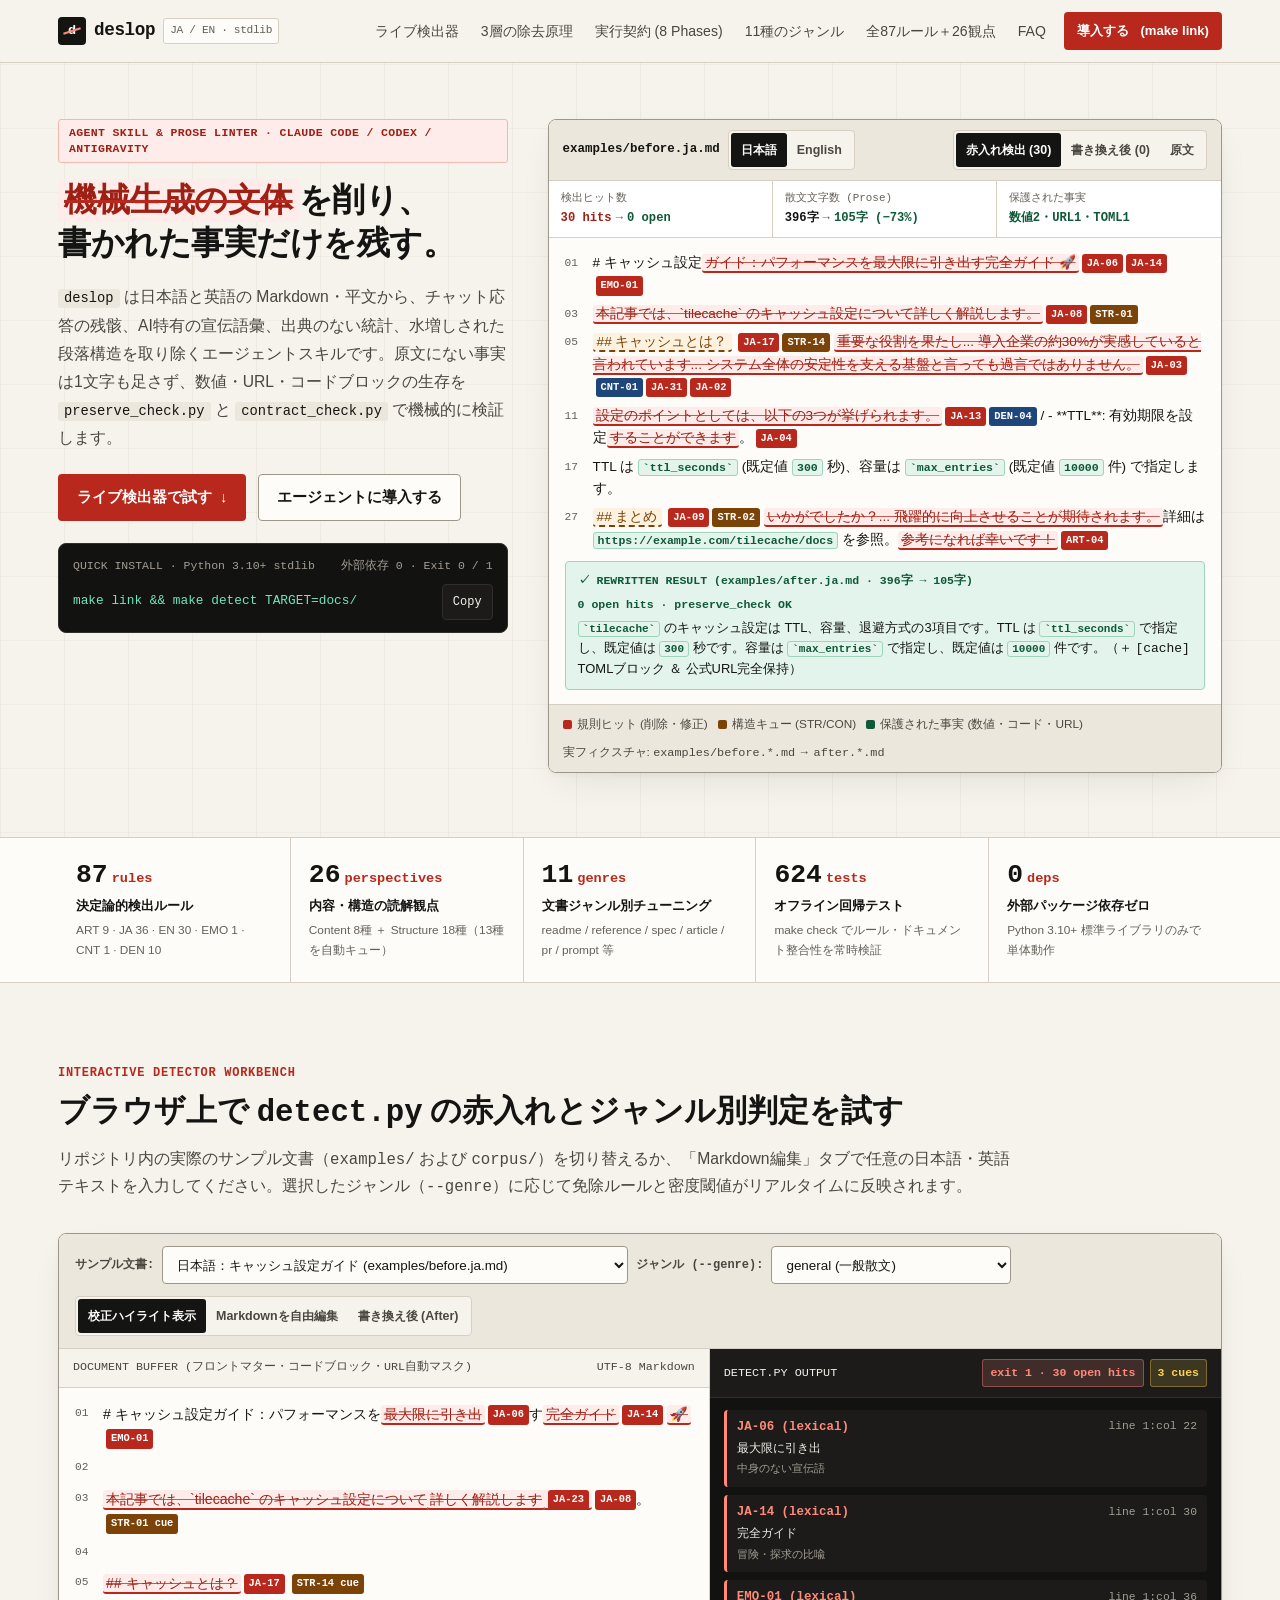
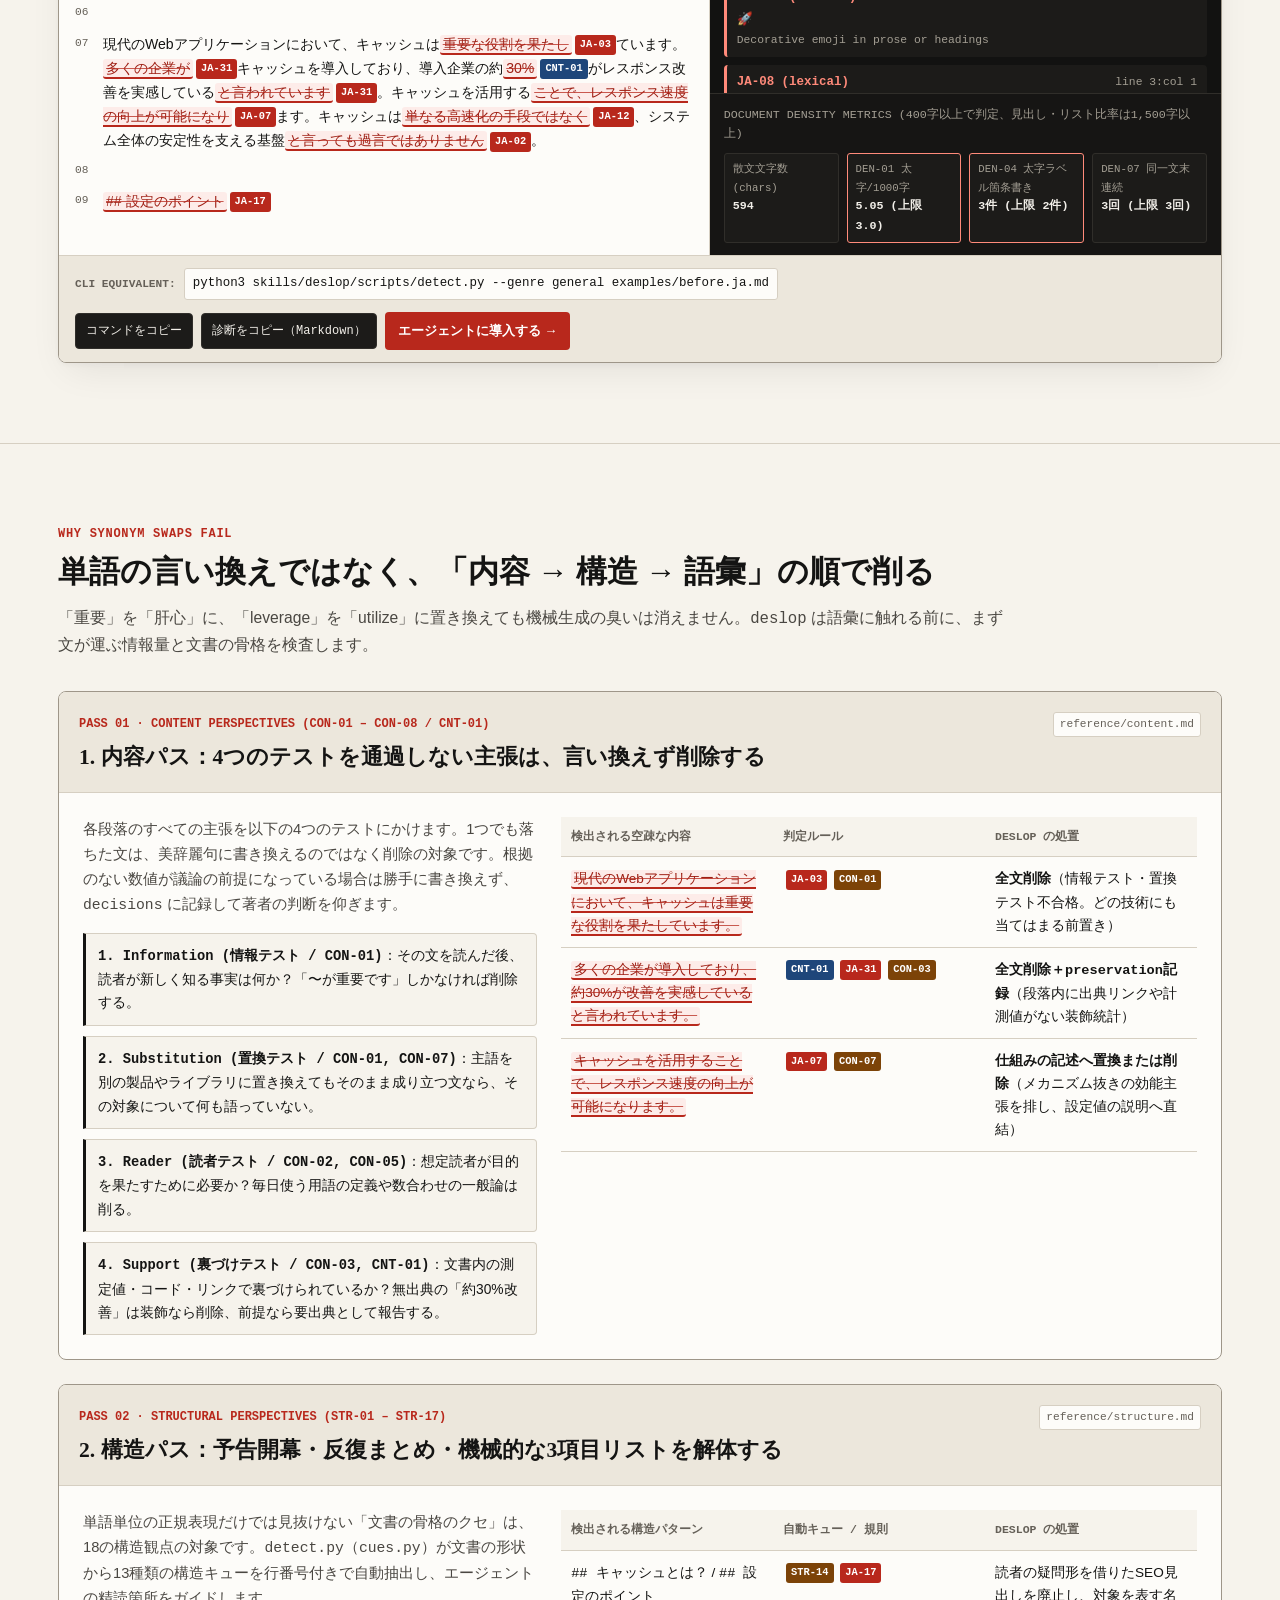
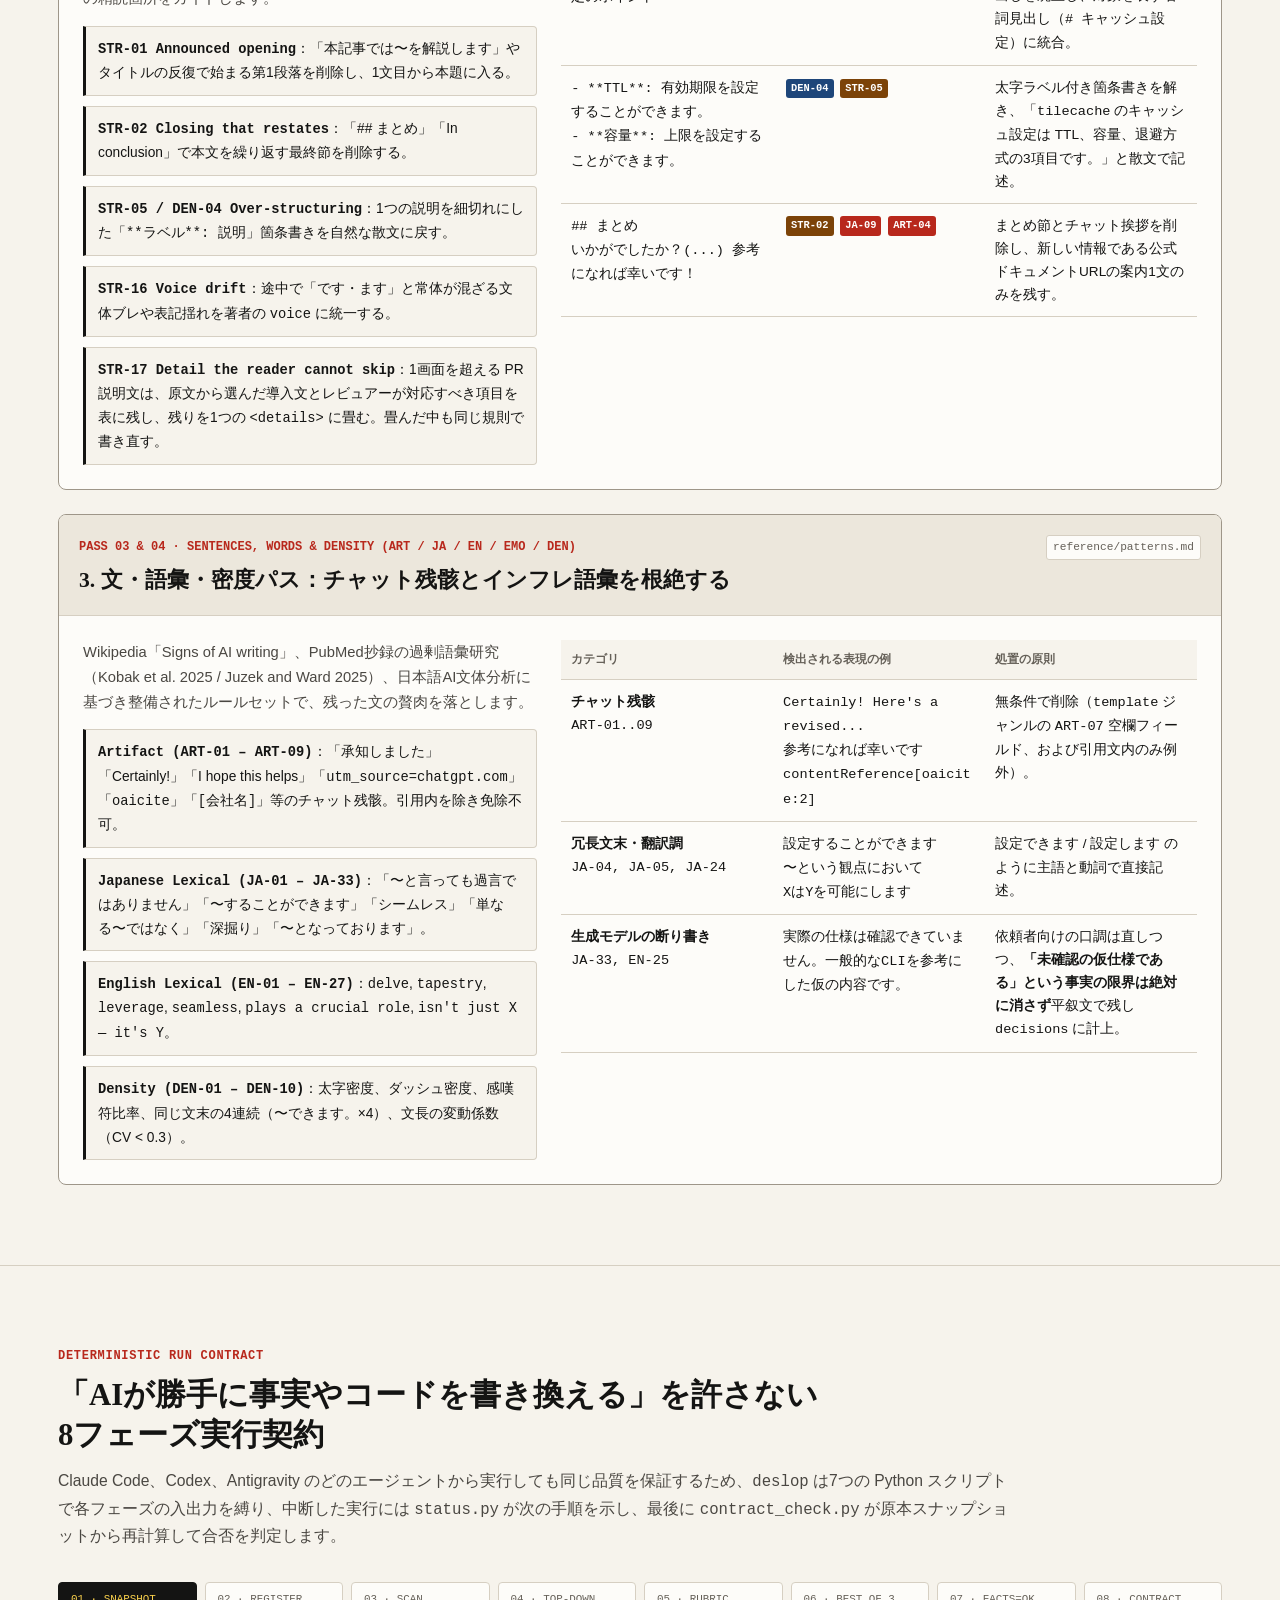
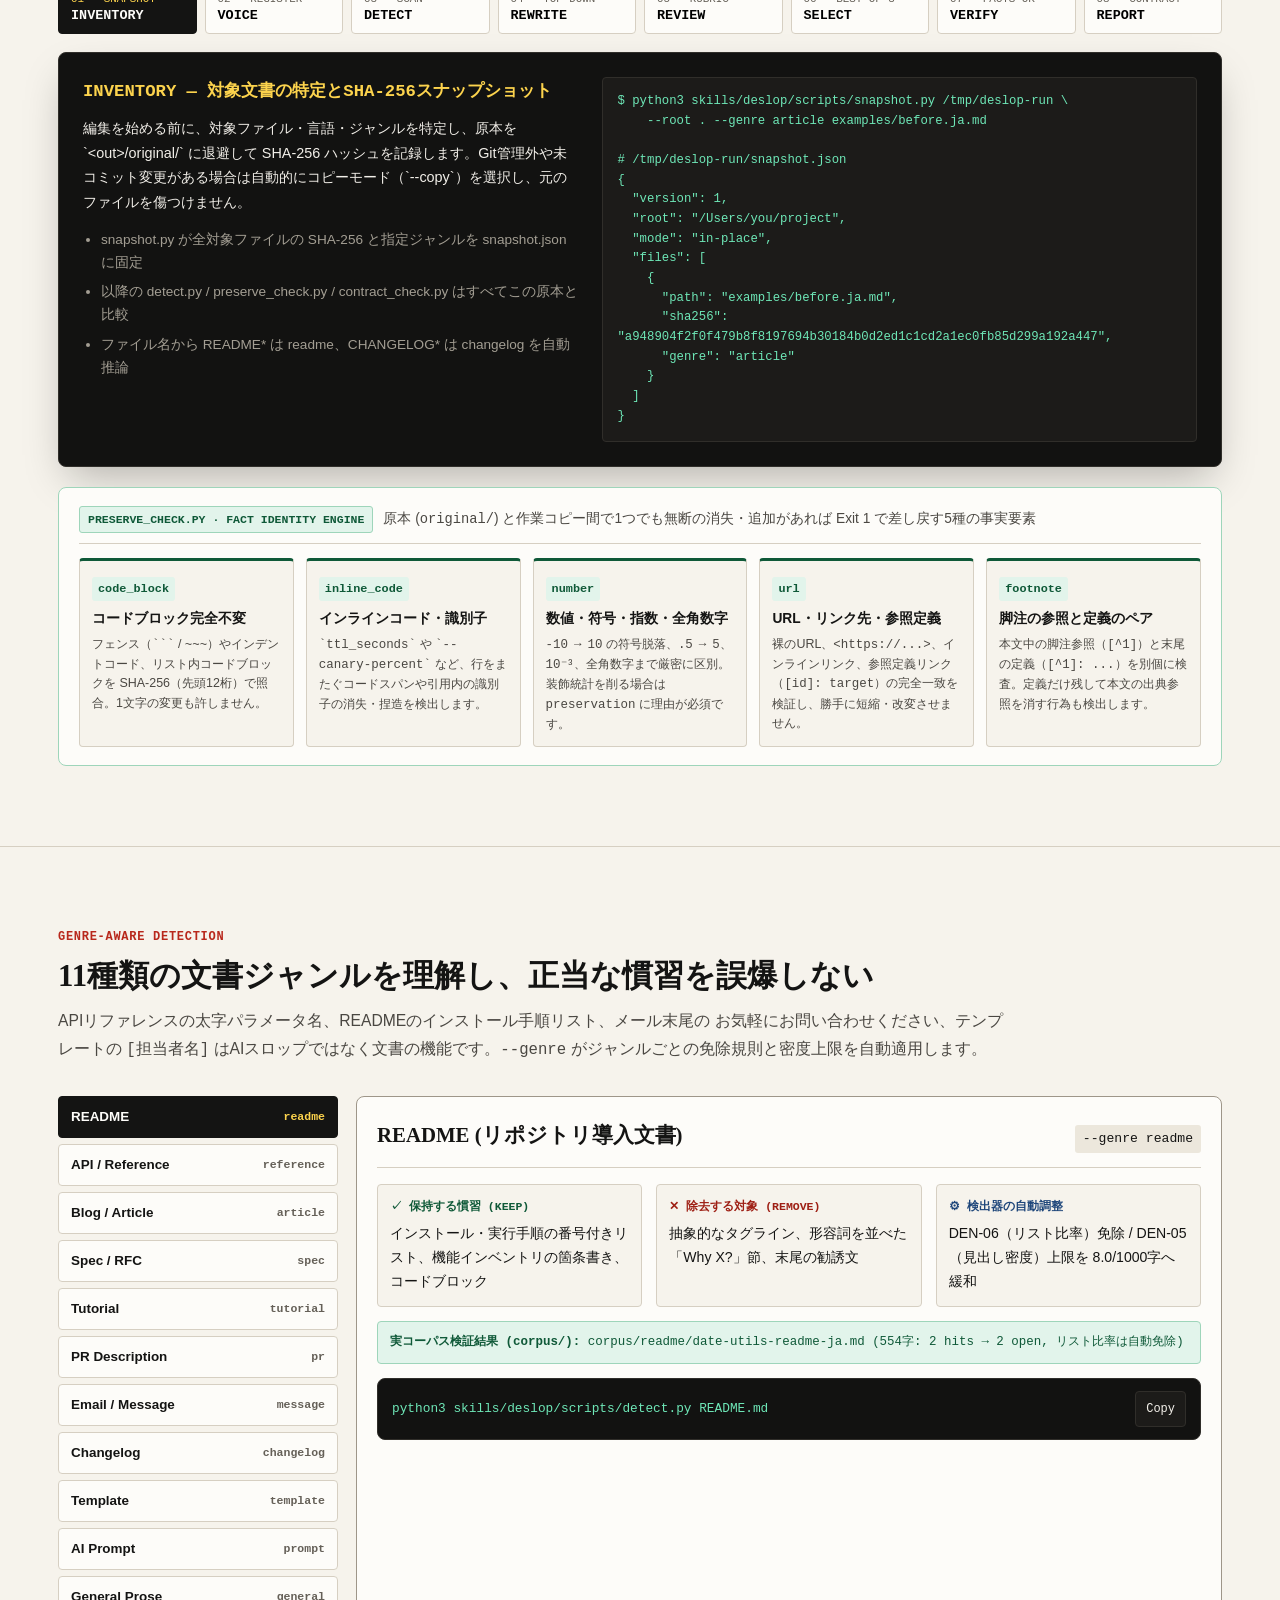
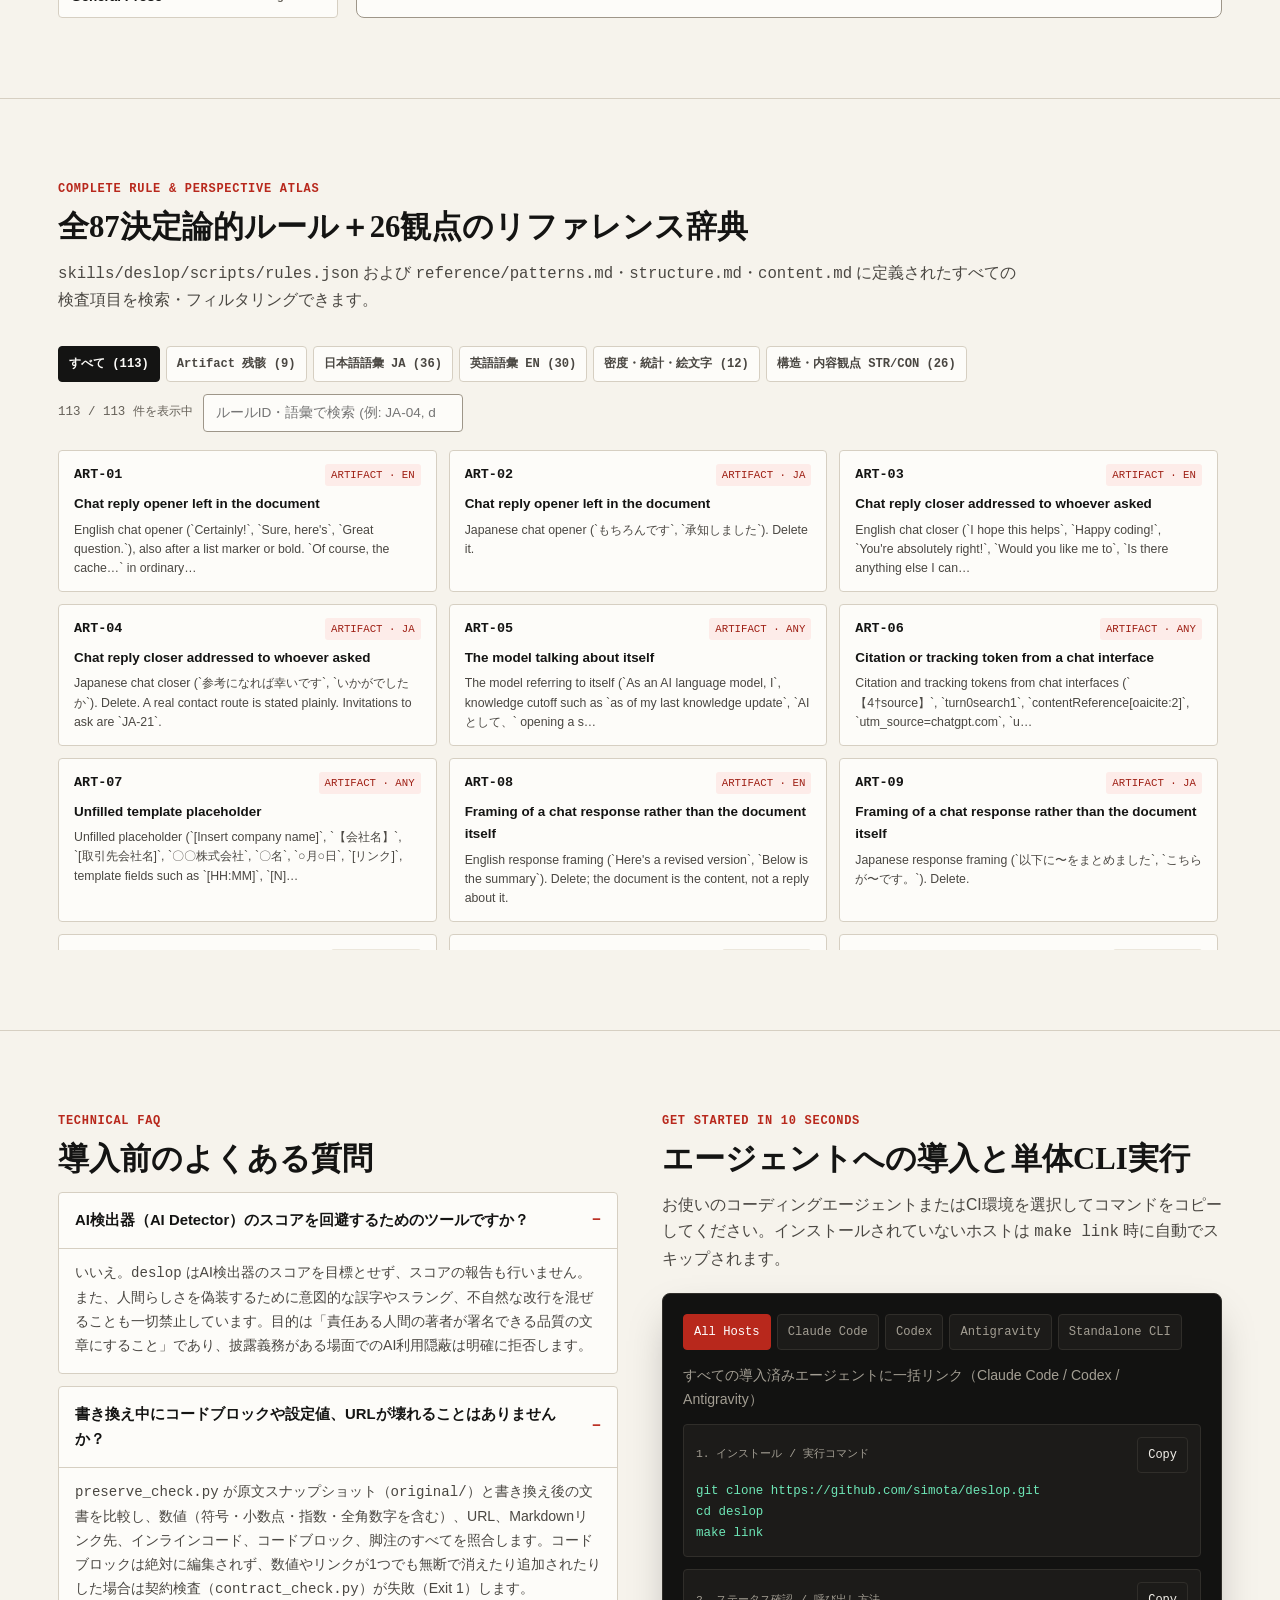
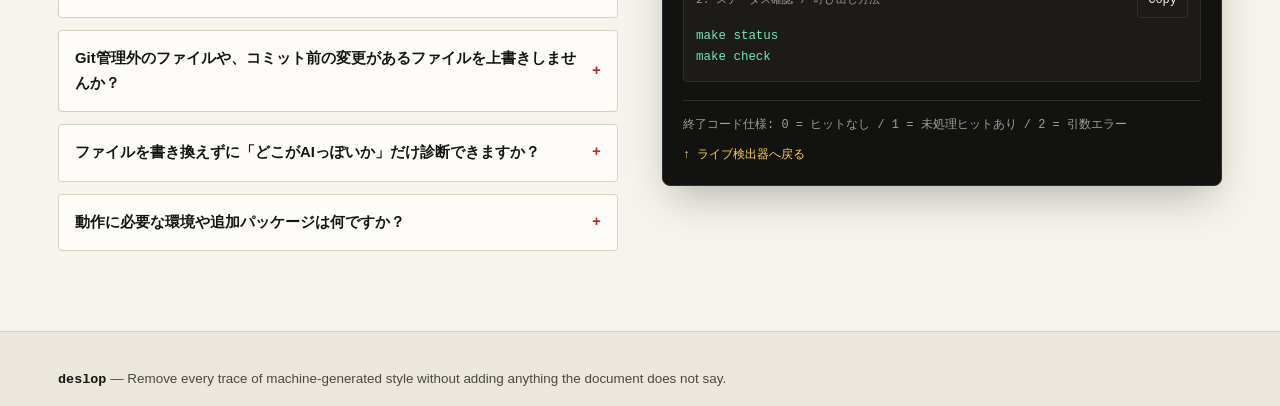
<file: site/index.html>
<!DOCTYPE html>
<html lang="ja">
<head>
  <meta charset="UTF-8">
  <meta name="viewport" content="width=device-width, initial-scale=1.0">
  <title>deslop — 機械生成の文体を削り、書かれた事実だけを残すエージェントスキル &amp; 検出器</title>
  <meta name="description" content="deslop は日本語・英語の Markdown と平文から、チャット応答の残骸、AI特有の過剰語彙、出典のない統計、水増しされた構造を取り除くエージェントスキル（Claude Code / Codex / Antigravity 対応）です。87の決定論的ルールと26の観点、事実保存検査（preserve_check.py）を備え、Python 3.10+ 標準ライブラリのみで動作します。">
  <meta property="og:title" content="deslop — 機械生成の文体を削り、書かれた事実だけを残す">
  <meta property="og:description" content="87の決定論的ルール＋26の構造・内容観点。原文にない事実は1文字も足さず、数値・URL・コードブロックの生存を契約検査（contract_check.py）で保証する日英対応エージェントスキル。">
  <meta property="og:type" content="website">
  <meta property="og:locale" content="ja_JP">
  <meta name="twitter:card" content="summary_large_image">
  <link rel="icon" href="data:image/svg+xml,%3Csvg xmlns='http://www.w3.org/2000/svg' viewBox='0 0 32 32'%3E%3Crect width='32' height='32' rx='5' fill='%23141413'/%3E%3Ctext x='7' y='22' font-family='monospace' font-weight='bold' font-size='18' fill='%23FDFCF9'%3Ed%3C/text%3E%3Cline x1='5' y1='20' x2='27' y2='12' stroke='%23FF8A7A' stroke-width='2.5'/%3E%3C/svg%3E">
  <link rel="stylesheet" href="styles.css">
  <script type="application/ld+json">
  {
    "@context": "https://schema.org",
    "@type": "SoftwareApplication",
    "name": "deslop",
    "applicationCategory": "DeveloperApplication",
    "operatingSystem": "macOS, Linux, Windows (Python 3.10+)",
    "description": "An agent skill and deterministic prose linter that rewrites Japanese and English documents until nothing in them reads as machine-generated, without adding facts.",
    "offers": {
      "@type": "Offer",
      "price": "0",
      "priceCurrency": "USD"
    }
  }
  </script>
</head>
<body>
  <a href="#main-content" class="skip-link">メインコンテンツへ移動</a>
  <div id="copy-status" class="visually-hidden" role="status" aria-live="polite"></div>

  <!-- Header -->
  <header class="site-header">
    <div class="container header-inner">
      <a href="#hero" class="brand-logo" aria-label="deslop トップへ">
        <span class="brand-mark" aria-hidden="true">d</span>
        <span>deslop</span>
        <span class="brand-tag">JA / EN · stdlib</span>
      </a>

      <nav class="main-nav" aria-label="主要ナビゲーション">
        <button type="button" id="mobile-menu-toggle" class="mobile-menu-btn" aria-expanded="false" aria-controls="main-nav-links" aria-label="メニューを開く">
          <svg width="20" height="20" viewBox="0 0 20 20" fill="none" aria-hidden="true">
            <path d="M3 5H17M3 10H17M3 15H17" stroke="currentColor" stroke-width="1.8" stroke-linecap="round"/>
          </svg>
        </button>
        <ul id="main-nav-links" class="nav-links">
          <li><a href="#live-detector">ライブ検出器</a></li>
          <li><a href="#three-layers">3層の除去原理</a></li>
          <li><a href="#pipeline">実行契約 (8 Phases)</a></li>
          <li><a href="#genres">11種のジャンル</a></li>
          <li><a href="#rule-atlas">全87ルール＋26観点</a></li>
          <li><a href="#faq">FAQ</a></li>
        </ul>
        <div class="header-actions">
          <a href="#install" class="btn btn-primary btn-sm">導入する<span class="header-cta-sub">&nbsp;(make link)</span></a>
        </div>
      </nav>
    </div>
  </header>

  <main id="main-content">
    <!-- Hero Section -->
    <section id="hero" class="hero-section">
      <div class="container hero-grid">
        <div class="hero-copy">
          <div class="eyebrow-badge">
            AGENT SKILL &amp; PROSE LINTER · CLAUDE CODE / CODEX / ANTIGRAVITY
          </div>
          <h1 class="hero-title">
            <span class="nowrap"><span class="redline-word">機械生成の文体</span>を削り、</span><br>
            <span class="nowrap">書かれた事実だけを残す。</span>
          </h1>
          <p class="hero-lead">
            <code>deslop</code> は日本語と英語の Markdown・平文から、チャット応答の残骸、AI特有の宣伝語彙、出典のない統計、水増しされた段落構造を取り除くエージェントスキルです。原文にない事実は1文字も足さず、数値・URL・コードブロックの生存を <code>preserve_check.py</code> と <code>contract_check.py</code> で機械的に検証します。
          </p>

          <div class="hero-cta-group">
            <a href="#live-detector" class="btn btn-primary">
              <span>ライブ検出器で試す</span>
              <span aria-hidden="true">↓</span>
            </a>
            <a href="#install" class="btn btn-secondary">
              <span>エージェントに導入する</span>
            </a>
          </div>

          <div class="quick-command-box" aria-label="クイックインストールコマンド">
            <div class="quick-command-header">
              <span>QUICK INSTALL · Python 3.10+ stdlib</span>
              <span>外部依存 0 · Exit 0 / 1</span>
            </div>
            <div class="quick-command-row">
              <code id="hero-cmd" class="quick-command-code">make link &amp;&amp; make detect TARGET=docs/</code>
              <button type="button" class="copy-chip" data-copy-target="hero-cmd">Copy</button>
            </div>
          </div>
        </div>

        <!-- Hero Right: Interactive Redline Proof Sheet -->
        <div class="proof-sheet-card" aria-label="実際のフィクスチャによる赤入れ校正と書き換え結果の比較">
          <div class="proof-sheet-toolbar">
            <div class="proof-file-meta">
              <span id="hero-file-label">examples/before.ja.md</span>
              <div class="segmented-tabs" role="group" aria-label="サンプル言語切替">
                <button type="button" class="seg-tab is-active" data-hero-lang="ja">日本語</button>
                <button type="button" class="seg-tab" data-hero-lang="en">English</button>
              </div>
            </div>
            <div class="segmented-tabs" role="tablist" aria-label="表示モード切替">
              <button type="button" role="tab" aria-selected="true" class="seg-tab is-active" data-hero-mode="redline">赤入れ検出 (30)</button>
              <button type="button" role="tab" aria-selected="false" class="seg-tab" data-hero-mode="after">書き換え後 (0)</button>
              <button type="button" role="tab" aria-selected="false" class="seg-tab" data-hero-mode="before">原文</button>
            </div>
          </div>

          <div id="hero-proof-stats" class="proof-stats-bar">
            <div class="proof-stat-cell">
              <span class="proof-stat-label">検出ヒット数</span>
              <span class="proof-stat-val"><span class="bad">30 hits</span><span class="arrow">→</span><span class="good">0 open</span></span>
            </div>
            <div class="proof-stat-cell">
              <span class="proof-stat-label">散文文字数 (Prose)</span>
              <span class="proof-stat-val">396字<span class="arrow">→</span><span class="good">105字 (−73%)</span></span>
            </div>
            <div class="proof-stat-cell">
              <span class="proof-stat-label">保護された事実</span>
              <span class="proof-stat-val"><span class="good">数値2・URL1・TOML1</span></span>
            </div>
          </div>
          <div id="hero-proof-body" class="proof-sheet-body" role="tabpanel" tabindex="0">
            <div class="proof-line"><span class="proof-line-num">01</span># キャッシュ設定<span class="mark-slop">ガイド：パフォーマンスを最大限に引き出す完全ガイド 🚀</span><span class="rule-pill tier-lexical">JA-06</span><span class="rule-pill tier-lexical">JA-14</span><span class="rule-pill tier-lexical">EMO-01</span></div>
            <div class="proof-line"><span class="proof-line-num">03</span><span class="mark-slop">本記事では、`tilecache` のキャッシュ設定について詳しく解説します。</span><span class="rule-pill tier-lexical">JA-08</span><span class="rule-pill tier-cue">STR-01</span></div>
            <div class="proof-line"><span class="proof-line-num">05</span><span class="mark-cue">## キャッシュとは？</span> <span class="rule-pill tier-lexical">JA-17</span><span class="rule-pill tier-cue">STR-14</span> <span class="mark-slop">重要な役割を果たし... 導入企業の約30%が実感していると言われています... システム全体の安定性を支える基盤と言っても過言ではありません。</span><span class="rule-pill tier-lexical">JA-03</span><span class="rule-pill tier-content">CNT-01</span><span class="rule-pill tier-lexical">JA-31</span><span class="rule-pill tier-lexical">JA-02</span></div>
            <div class="proof-line"><span class="proof-line-num">11</span><span class="mark-slop">設定のポイントとしては、以下の3つが挙げられます。</span><span class="rule-pill tier-lexical">JA-13</span><span class="rule-pill tier-density">DEN-04</span> / - **TTL**: 有効期限を設定<span class="mark-slop">することができます</span>。<span class="rule-pill tier-lexical">JA-04</span></div>
            <div class="proof-line"><span class="proof-line-num">17</span>TTL は <span class="mark-keep">`ttl_seconds`</span> (既定値 <span class="mark-keep">300</span> 秒)、容量は <span class="mark-keep">`max_entries`</span> (既定値 <span class="mark-keep">10000</span> 件) で指定します。</div>
            <div class="proof-line"><span class="proof-line-num">27</span><span class="mark-cue">## まとめ</span> <span class="rule-pill tier-lexical">JA-09</span><span class="rule-pill tier-cue">STR-02</span> <span class="mark-slop">いかがでしたか？... 飛躍的に向上させることが期待されます。</span>詳細は <span class="mark-keep">https://example.com/tilecache/docs</span> を参照。<span class="mark-slop">参考になれば幸いです！</span><span class="rule-pill tier-artifact">ART-04</span></div>
            <div class="hero-after-dock">
              <div class="hero-after-dock-head">
                <span>✓ REWRITTEN RESULT (examples/after.ja.md · 396字 → 105字)</span>
                <span>0 open hits · preserve_check OK</span>
              </div>
              <div><span class="mark-keep">`tilecache`</span> のキャッシュ設定は TTL、容量、退避方式の3項目です。TTL は <span class="mark-keep">`ttl_seconds`</span> で指定し、既定値は <span class="mark-keep">300</span> 秒です。容量は <span class="mark-keep">`max_entries`</span> で指定し、既定値は <span class="mark-keep">10000</span> 件です。（＋ <code>[cache]</code> TOMLブロック ＆ 公式URL完全保持）</div>
            </div>
          </div>

          <div class="proof-sheet-footer">
            <div class="legend-inline">
              <span class="legend-item"><span class="legend-dot is-hit"></span>規則ヒット (削除・修正)</span>
              <span class="legend-item"><span class="legend-dot is-cue"></span>構造キュー (STR/CON)</span>
              <span class="legend-item"><span class="legend-dot is-keep"></span>保護された事実 (数値・コード・URL)</span>
            </div>
            <span>実フィクスチャ: <code>examples/before.*.md</code> → <code>after.*.md</code></span>
          </div>
        </div>
      </div>
    </section>

    <!-- Quantitative Proof Strip -->
    <section id="proof-strip" class="proof-strip" aria-label="リポジトリの検証済み仕様指標">
      <div class="container">
        <div class="proof-strip-grid">
          <div class="strip-metric">
            <div class="strip-number">87<span>rules</span></div>
            <div class="strip-label">決定論的検出ルール</div>
            <div class="strip-note">ART 9 · JA 36 · EN 30 · EMO 1 · CNT 1 · DEN 10</div>
          </div>
          <div class="strip-metric">
            <div class="strip-number">26<span>perspectives</span></div>
            <div class="strip-label">内容・構造の読解観点</div>
            <div class="strip-note">Content 8種 ＋ Structure 18種（13種を自動キュー）</div>
          </div>
          <div class="strip-metric">
            <div class="strip-number">11<span>genres</span></div>
            <div class="strip-label">文書ジャンル別チューニング</div>
            <div class="strip-note">readme / reference / spec / article / pr / prompt 等</div>
          </div>
          <div class="strip-metric">
            <div class="strip-number">624<span>tests</span></div>
            <div class="strip-label">オフライン回帰テスト</div>
            <div class="strip-note">make check でルール・ドキュメント整合性を常時検証</div>
          </div>
          <div class="strip-metric">
            <div class="strip-number">0<span>deps</span></div>
            <div class="strip-label">外部パッケージ依存ゼロ</div>
            <div class="strip-note">Python 3.10+ 標準ライブラリのみで単体動作</div>
          </div>
        </div>
      </div>
    </section>

    <!-- Section 1: Live Detector Sandbox -->
    <section id="live-detector" class="section">
      <div class="container">
        <div class="section-header">
          <span class="section-kicker">INTERACTIVE DETECTOR WORKBENCH</span>
          <h2 class="section-title">ブラウザ上で <code>detect.py</code> の赤入れと<span class="nowrap">ジャンル別判定を試す</span></h2>
          <p class="section-desc">
            リポジトリ内の実際のサンプル文書（<code>examples/</code> および <code>corpus/</code>）を切り替えるか、「Markdown編集」タブで任意の日本語・英語テキストを入力してください。選択したジャンル（<code>--genre</code>）に応じて免除ルールと密度閾値がリアルタイムに反映されます。
          </p>
        </div>

        <div class="workbench">
          <div class="workbench-controls">
            <div class="control-group">
              <label for="sample-select" class="control-label">サンプル文書:</label>
              <select id="sample-select" class="select-input">
                <option value="ja_cache">日本語：キャッシュ設定ガイド (examples/before.ja.md)</option>
                <option value="en_cache">English: Tile Caching Guide (examples/before.en.md)</option>
                <option value="ja_review">日本語：社内技術ブログ (corpus/article/code-review-ja.md)</option>
                <option value="ja_cli_ref">日本語：CLIリファレンス (corpus/reference/deploy-cli-reference-ja.md)</option>
              </select>

              <label for="genre-select" class="control-label">ジャンル (--genre):</label>
              <select id="genre-select" class="select-input">
                <option value="general">general (一般散文)</option>
                <option value="readme">readme (README)</option>
                <option value="reference">reference (API/CLI仕様)</option>
                <option value="tutorial">tutorial (チュートリアル)</option>
                <option value="article">article (技術記事・ブログ)</option>
                <option value="spec">spec (要件定義・RFC)</option>
                <option value="pr">pr (PR説明文)</option>
                <option value="message">message (メール・連絡)</option>
                <option value="changelog">changelog (変更履歴)</option>
                <option value="template">template (入力テンプレート)</option>
                <option value="prompt">prompt (AIへの指示・プロンプト)</option>
              </select>
            </div>

            <div class="segmented-tabs" role="group" aria-label="エディタ表示切替">
              <button type="button" class="seg-tab is-active" data-wb-view="annotated">校正ハイライト表示</button>
              <button type="button" class="seg-tab" data-wb-view="edit">Markdownを自由編集</button>
              <button type="button" class="seg-tab" data-wb-view="after">書き換え後 (After)</button>
            </div>
          </div>

          <div class="workbench-grid">
            <div class="workbench-left">
              <div class="pane-subbar">
                <span>DOCUMENT BUFFER (フロントマター・コードブロック・URL自動マスク)</span>
                <span>UTF-8 Markdown</span>
              </div>
              <div id="workbench-left-content"></div>
            </div>

            <div class="workbench-right">
              <div class="term-subbar">
                <span id="detector-source-label">DETECT.PY OUTPUT</span>
                <div id="detector-summary-badges" class="summary-badges"></div>
              </div>
              <div id="detector-hits-list" class="detector-hits-list" tabindex="0" aria-label="検出結果一覧"></div>
              <div class="density-panel">
                <div class="density-panel-title">DOCUMENT DENSITY METRICS (400字以上で判定、見出し・リスト比率は1,500字以上)</div>
                <div id="detector-density-grid" class="density-grid"></div>
              </div>
            </div>
          </div>
          <div class="workbench-footer">
            <div class="workbench-footer-cmd">
              <span class="workbench-footer-label">CLI EQUIVALENT:</span>
              <code id="workbench-cli-cmd">python3 skills/deslop/scripts/detect.py --genre general examples/before.ja.md</code>
            </div>
            <div class="workbench-footer-actions">
              <button type="button" class="copy-chip" data-copy-target="workbench-cli-cmd">コマンドをコピー</button>
              <button type="button" class="copy-chip" id="copy-diagnosis" hidden>診断をコピー（Markdown）</button>
              <a href="#install" class="btn btn-primary btn-sm">エージェントに導入する →</a>
            </div>
          </div>
        </div>
      </div>
    </section>

    <!-- Section 2: The Three Layers -->
    <section id="three-layers" class="section">
      <div class="container">
        <div class="section-header">
          <span class="section-kicker">WHY SYNONYM SWAPS FAIL</span>
          <h2 class="section-title">単語の言い換えではなく、「内容 → 構造 → 語彙」<span class="nowrap">の順で削る</span></h2>
          <p class="section-desc">
            「重要」を「肝心」に、「leverage」を「utilize」に置き換えても機械生成の臭いは消えません。<code>deslop</code> は語彙に触れる前に、まず文が運ぶ情報量と文書の骨格を検査します。
          </p>
        </div>

        <div class="layers-stack">
          <!-- Layer 1: Content -->
          <article class="layer-card">
            <div class="layer-card-header">
              <div>
                <span class="layer-order">PASS 01 · CONTENT PERSPECTIVES (CON-01 – CON-08 / CNT-01)</span>
                <h3 class="layer-name">1. 内容パス：4つのテストを通過しない主張は、言い換えず削除する</h3>
              </div>
              <span class="brand-tag">reference/content.md</span>
            </div>
            <div class="layer-body">
              <div>
                <p class="layer-lead">
                  各段落のすべての主張を以下の4つのテストにかけます。1つでも落ちた文は、美辞麗句に書き換えるのではなく削除の対象です。根拠のない数値が議論の前提になっている場合は勝手に書き換えず、<code>decisions</code> に記録して著者の判断を仰ぎます。
                </p>
                <ul class="four-tests-list">
                  <li class="test-item"><strong>1. Information (情報テスト / CON-01)</strong>：その文を読んだ後、読者が新しく知る事実は何か？「〜が重要です」しかなければ削除する。</li>
                  <li class="test-item"><strong>2. Substitution (置換テスト / CON-01, CON-07)</strong>：主語を別の製品やライブラリに置き換えてもそのまま成り立つ文なら、その対象について何も語っていない。</li>
                  <li class="test-item"><strong>3. Reader (読者テスト / CON-02, CON-05)</strong>：想定読者が目的を果たすために必要か？毎日使う用語の定義や数合わせの一般論は削る。</li>
                  <li class="test-item"><strong>4. Support (裏づけテスト / CON-03, CNT-01)</strong>：文書内の測定値・コード・リンクで裏づけられているか？無出典の「約30%改善」は装飾なら削除、前提なら要出典として報告する。</li>
                </ul>
              </div>
              <div>
                <table class="diff-table" aria-label="内容パスの処置例">
                  <thead>
                    <tr>
                      <th>検出される空疎な内容</th>
                      <th>判定ルール</th>
                      <th>deslop の処置</th>
                    </tr>
                  </thead>
                  <tbody>
                    <tr>
                      <td><span class="mark-slop">現代のWebアプリケーションにおいて、キャッシュは重要な役割を果たしています。</span></td>
                      <td><span class="rule-pill tier-lexical">JA-03</span> <span class="rule-pill tier-cue">CON-01</span></td>
                      <td><strong>全文削除</strong>（情報テスト・置換テスト不合格。どの技術にも当てはまる前置き）</td>
                    </tr>
                    <tr>
                      <td><span class="mark-slop">多くの企業が導入しており、約30%が改善を実感していると言われています。</span></td>
                      <td><span class="rule-pill tier-content">CNT-01</span> <span class="rule-pill tier-lexical">JA-31</span> <span class="rule-pill tier-cue">CON-03</span></td>
                      <td><strong>全文削除＋<code>preservation</code>記録</strong>（段落内に出典リンクや計測値がない装飾統計）</td>
                    </tr>
                    <tr>
                      <td><span class="mark-slop">キャッシュを活用することで、レスポンス速度の向上が可能になります。</span></td>
                      <td><span class="rule-pill tier-lexical">JA-07</span> <span class="rule-pill tier-cue">CON-07</span></td>
                      <td><strong>仕組みの記述へ置換または削除</strong>（メカニズム抜きの効能主張を排し、設定値の説明へ直結）</td>
                    </tr>
                  </tbody>
                </table>
              </div>
            </div>
          </article>

          <!-- Layer 2: Structure -->
          <article class="layer-card">
            <div class="layer-card-header">
              <div>
                <span class="layer-order">PASS 02 · STRUCTURAL PERSPECTIVES (STR-01 – STR-17)</span>
                <h3 class="layer-name">2. 構造パス：予告開幕・反復まとめ・機械的な3項目リストを解体する</h3>
              </div>
              <span class="brand-tag">reference/structure.md</span>
            </div>
            <div class="layer-body">
              <div>
                <p class="layer-lead">
                  単語単位の正規表現だけでは見抜けない「文書の骨格のクセ」は、18の構造観点の対象です。<code>detect.py</code>（<code>cues.py</code>）が文書の形状から13種類の構造キューを行番号付きで自動抽出し、エージェントの精読箇所をガイドします。
                </p>
                <ul class="four-tests-list">
                  <li class="test-item"><strong>STR-01 Announced opening</strong>：「本記事では〜を解説します」やタイトルの反復で始まる第1段落を削除し、1文目から本題に入る。</li>
                  <li class="test-item"><strong>STR-02 Closing that restates</strong>：「## まとめ」「In conclusion」で本文を繰り返す最終節を削除する。</li>
                  <li class="test-item"><strong>STR-05 / DEN-04 Over-structuring</strong>：1つの説明を細切れにした「<code>**ラベル**: 説明</code>」箇条書きを自然な散文に戻す。</li>
                  <li class="test-item"><strong>STR-16 Voice drift</strong>：途中で「です・ます」と常体が混ざる文体ブレや表記揺れを著者の <code>voice</code> に統一する。</li>
                  <li class="test-item"><strong>STR-17 Detail the reader cannot skip</strong>：1画面を超える PR 説明文は、原文から選んだ導入文とレビュアーが対応すべき項目を表に残し、残りを1つの <code>&lt;details&gt;</code> に畳む。畳んだ中も同じ規則で書き直す。</li>
                </ul>
              </div>
              <div>
                <table class="diff-table" aria-label="構造パスの処置例">
                  <thead>
                    <tr>
                      <th>検出される構造パターン</th>
                      <th>自動キュー / 規則</th>
                      <th>deslop の処置</th>
                    </tr>
                  </thead>
                  <tbody>
                    <tr>
                      <td><code>## キャッシュとは？</code> / <code>## 設定のポイント</code></td>
                      <td><span class="rule-pill tier-cue">STR-14</span> <span class="rule-pill tier-lexical">JA-17</span></td>
                      <td>読者の疑問形を借りたSEO見出しを廃止し、対象を表す名詞見出し（<code># キャッシュ設定</code>）に統合。</td>
                    </tr>
                    <tr>
                      <td><code>- **TTL**: 有効期限を設定することができます。</code><br><code>- **容量**: 上限を設定することができます。</code></td>
                      <td><span class="rule-pill tier-density">DEN-04</span> <span class="rule-pill tier-cue">STR-05</span></td>
                      <td>太字ラベル付き箇条書きを解き、「<code>tilecache</code> のキャッシュ設定は TTL、容量、退避方式の3項目です。」と散文で記述。</td>
                    </tr>
                    <tr>
                      <td><code>## まとめ</code><br><code>いかがでしたか？(...) 参考になれば幸いです！</code></td>
                      <td><span class="rule-pill tier-cue">STR-02</span> <span class="rule-pill tier-lexical">JA-09</span> <span class="rule-pill tier-artifact">ART-04</span></td>
                      <td>まとめ節とチャット挨拶を削除し、新しい情報である公式ドキュメントURLの案内1文のみを残す。</td>
                    </tr>
                  </tbody>
                </table>
              </div>
            </div>
          </article>

          <!-- Layer 3: Wording & Density -->
          <article class="layer-card">
            <div class="layer-card-header">
              <div>
                <span class="layer-order">PASS 03 &amp; 04 · SENTENCES, WORDS &amp; DENSITY (ART / JA / EN / EMO / DEN)</span>
                <h3 class="layer-name">3. 文・語彙・密度パス：チャット残骸とインフレ語彙を根絶する</h3>
              </div>
              <span class="brand-tag">reference/patterns.md</span>
            </div>
            <div class="layer-body">
              <div>
                <p class="layer-lead">
                  Wikipedia「Signs of AI writing」、PubMed抄録の過剰語彙研究（Kobak et al. 2025 / Juzek and Ward 2025）、日本語AI文体分析に基づき整備されたルールセットで、残った文の贅肉を落とします。
                </p>
                <ul class="four-tests-list">
                  <li class="test-item"><strong>Artifact (ART-01 – ART-09)</strong>：「承知しました」「Certainly!」「I hope this helps」「<code>utm_source=chatgpt.com</code>」「<code>oaicite</code>」「<code>[会社名]</code>」等のチャット残骸。引用内を除き免除不可。</li>
                  <li class="test-item"><strong>Japanese Lexical (JA-01 – JA-33)</strong>：「〜と言っても過言ではありません」「〜することができます」「シームレス」「単なる〜ではなく」「深掘り」「〜となっております」。</li>
                  <li class="test-item"><strong>English Lexical (EN-01 – EN-27)</strong>：<code>delve</code>, <code>tapestry</code>, <code>leverage</code>, <code>seamless</code>, <code>plays a crucial role</code>, <code>isn't just X — it's Y</code>。</li>
                  <li class="test-item"><strong>Density (DEN-01 – DEN-10)</strong>：太字密度、ダッシュ密度、感嘆符比率、同じ文末の4連続（<code>〜できます。</code>×4）、文長の変動係数（CV &lt; 0.3）。</li>
                </ul>
              </div>
              <div>
                <table class="diff-table" aria-label="語彙・密度パスの処置例">
                  <thead>
                    <tr>
                      <th>カテゴリ</th>
                      <th>検出される表現の例</th>
                      <th>処置の原則</th>
                    </tr>
                  </thead>
                  <tbody>
                    <tr>
                      <td><strong>チャット残骸</strong><br><code>ART-01..09</code></td>
                      <td><code>Certainly! Here's a revised...</code><br><code>参考になれば幸いです</code><br><code>contentReference[oaicite:2]</code></td>
                      <td>無条件で削除（<code>template</code> ジャンルの <code>ART-07</code> 空欄フィールド、および引用文内のみ例外）。</td>
                    </tr>
                    <tr>
                      <td><strong>冗長文末・翻訳調</strong><br><code>JA-04, JA-05, JA-24</code></td>
                      <td><code>設定することができます</code><br><code>〜という観点において</code><br><code>XはYを可能にします</code></td>
                      <td><code>設定できます</code> / <code>設定します</code> のように主語と動詞で直接記述。</td>
                    </tr>
                    <tr>
                      <td><strong>生成モデルの断り書き</strong><br><code>JA-33, EN-25</code></td>
                      <td><code>実際の仕様は確認できていません。一般的なCLIを参考にした仮の内容です。</code></td>
                      <td>依頼者向けの口調は直しつつ、<strong>「未確認の仮仕様である」という事実の限界は絶対に消さず</strong>平叙文で残し <code>decisions</code> に計上。</td>
                    </tr>
                  </tbody>
                </table>
              </div>
            </div>
          </article>
        </div>
      </div>
    </section>

    <!-- Section 3: 8-Phase Run Contract -->
    <section id="pipeline" class="section">
      <div class="container">
        <div class="section-header">
          <span class="section-kicker">DETERMINISTIC RUN CONTRACT</span>
          <h2 class="section-title">「AIが勝手に事実やコードを書き換える」を許さない<span class="nowrap">8フェーズ実行契約</span></h2>
          <p class="section-desc">
            Claude Code、Codex、Antigravity のどのエージェントから実行しても同じ品質を保証するため、<code>deslop</code> は7つの Python スクリプトで各フェーズの入出力を縛り、中断した実行には <code>status.py</code> が次の手順を示し、最後に <code>contract_check.py</code> が原本スナップショットから再計算して合否を判定します。
          </p>
        </div>

        <div class="phase-stepper" role="tablist" aria-label="8フェーズ実行パイプライン">
          <button type="button" role="tab" aria-selected="true" class="phase-step-btn is-active" data-phase-idx="0">
            <span class="phase-num">01 · SNAPSHOT</span>
            <span class="phase-title">INVENTORY</span>
          </button>
          <button type="button" role="tab" aria-selected="false" class="phase-step-btn" data-phase-idx="1">
            <span class="phase-num">02 · REGISTER</span>
            <span class="phase-title">VOICE</span>
          </button>
          <button type="button" role="tab" aria-selected="false" class="phase-step-btn" data-phase-idx="2">
            <span class="phase-num">03 · SCAN</span>
            <span class="phase-title">DETECT</span>
          </button>
          <button type="button" role="tab" aria-selected="false" class="phase-step-btn" data-phase-idx="3">
            <span class="phase-num">04 · TOP-DOWN</span>
            <span class="phase-title">REWRITE</span>
          </button>
          <button type="button" role="tab" aria-selected="false" class="phase-step-btn" data-phase-idx="4">
            <span class="phase-num">05 · RUBRIC</span>
            <span class="phase-title">REVIEW</span>
          </button>
          <button type="button" role="tab" aria-selected="false" class="phase-step-btn" data-phase-idx="5">
            <span class="phase-num">06 · BEST OF 3</span>
            <span class="phase-title">SELECT</span>
          </button>
          <button type="button" role="tab" aria-selected="false" class="phase-step-btn" data-phase-idx="6">
            <span class="phase-num">07 · FACTS=OK</span>
            <span class="phase-title">VERIFY</span>
          </button>
          <button type="button" role="tab" aria-selected="false" class="phase-step-btn" data-phase-idx="7">
            <span class="phase-num">08 · CONTRACT</span>
            <span class="phase-title">REPORT</span>
          </button>
        </div>

        <div id="phase-detail-container" class="phase-detail-panel" role="tabpanel" tabindex="0"></div>

        <!-- 5 Fact Preservation Guarantees (preserve_check.py) -->
        <div class="preserve-matrix" aria-label="preserve_check.py が保護する5種類の事実">
          <div class="preserve-matrix-head">
            <span class="preserve-badge">PRESERVE_CHECK.PY · FACT IDENTITY ENGINE</span>
            <span>原本 (<code>original/</code>) と作業コピー間で1つでも無断の消失・追加があれば Exit 1 で差し戻す5種の事実要素</span>
          </div>
          <div class="preserve-cards-grid">
            <div class="preserve-item">
              <code>code_block</code>
              <strong>コードブロック完全不変</strong>
              <p>フェンス（<code>```</code> / <code>~~~</code>）やインデントコード、リスト内コードブロックを SHA-256（先頭12桁）で照合。1文字の変更も許しません。</p>
            </div>
            <div class="preserve-item">
              <code>inline_code</code>
              <strong>インラインコード・識別子</strong>
              <p><code>`ttl_seconds`</code> や <code>`--canary-percent`</code> など、行をまたぐコードスパンや引用内の識別子の消失・捏造を検出します。</p>
            </div>
            <div class="preserve-item">
              <code>number</code>
              <strong>数値・符号・指数・全角数字</strong>
              <p><code>-10</code> → <code>10</code> の符号脱落、<code>.5</code> → <code>5</code>、<code>10⁻³</code>、全角数字まで厳密に区別。装飾統計を削る場合は <code>preservation</code> に理由が必須です。</p>
            </div>
            <div class="preserve-item">
              <code>url</code>
              <strong>URL・リンク先・参照定義</strong>
              <p>裸のURL、<code>&lt;https://...&gt;</code>、インラインリンク、参照定義リンク（<code>[id]: target</code>）の完全一致を検証し、勝手に短縮・改変させません。</p>
            </div>
            <div class="preserve-item">
              <code>footnote</code>
              <strong>脚注の参照と定義のペア</strong>
              <p>本文中の脚注参照（<code>[^1]</code>）と末尾の定義（<code>[^1]: ...</code>）を別個に検査。定義だけ残して本文の出典参照を消す行為も検出します。</p>
            </div>
          </div>
        </div>
      </div>
    </section>

    <!-- Section 4: 10 Genres -->
    <section id="genres" class="section">
      <div class="container">
        <div class="section-header">
          <span class="section-kicker">GENRE-AWARE DETECTION</span>
          <h2 class="section-title">11種類の文書ジャンルを理解し、<span class="nowrap">正当な慣習を誤爆しない</span></h2>
          <p class="section-desc">
            APIリファレンスの太字パラメータ名、READMEのインストール手順リスト、メール末尾の <code>お気軽にお問い合わせください</code>、テンプレートの <code>[担当者名]</code> はAIスロップではなく文書の機能です。<code>--genre</code> がジャンルごとの免除規則と密度上限を自動適用します。
          </p>
        </div>

        <div class="genre-explorer">
          <div class="genre-selector-list" role="tablist" aria-label="文書ジャンル一覧">
            <button type="button" role="tab" class="genre-btn is-active" data-genre-id="readme"><span>README</span><code>readme</code></button>
            <button type="button" role="tab" class="genre-btn" data-genre-id="reference"><span>API / Reference</span><code>reference</code></button>
            <button type="button" role="tab" class="genre-btn" data-genre-id="article"><span>Blog / Article</span><code>article</code></button>
            <button type="button" role="tab" class="genre-btn" data-genre-id="spec"><span>Spec / RFC</span><code>spec</code></button>
            <button type="button" role="tab" class="genre-btn" data-genre-id="tutorial"><span>Tutorial</span><code>tutorial</code></button>
            <button type="button" role="tab" class="genre-btn" data-genre-id="pr"><span>PR Description</span><code>pr</code></button>
            <button type="button" role="tab" class="genre-btn" data-genre-id="message"><span>Email / Message</span><code>message</code></button>
            <button type="button" role="tab" class="genre-btn" data-genre-id="changelog"><span>Changelog</span><code>changelog</code></button>
            <button type="button" role="tab" class="genre-btn" data-genre-id="template"><span>Template</span><code>template</code></button>
            <button type="button" role="tab" class="genre-btn" data-genre-id="prompt"><span>AI Prompt</span><code>prompt</code></button>
            <button type="button" role="tab" class="genre-btn" data-genre-id="general"><span>General Prose</span><code>general</code></button>
          </div>

          <div id="genre-detail-card" class="genre-detail-card" role="tabpanel" tabindex="0"></div>
        </div>
      </div>
    </section>

    <!-- Section 5: Rule & Perspective Atlas -->
    <section id="rule-atlas" class="section">
      <div class="container">
        <div class="section-header">
          <span class="section-kicker">COMPLETE RULE &amp; PERSPECTIVE ATLAS</span>
          <h2 class="section-title">全87決定論的ルール＋26観点の<span class="nowrap">リファレンス辞典</span></h2>
          <p class="section-desc">
            <code>skills/deslop/scripts/rules.json</code> および <code>reference/patterns.md</code>・<code>structure.md</code>・<code>content.md</code> に定義されたすべての検査項目を検索・フィルタリングできます。
          </p>
        </div>

        <div class="atlas-toolbar">
          <div class="atlas-filter-tabs" role="group" aria-label="ルールカテゴリ絞り込み">
            <button type="button" class="filter-chip is-active" data-atlas-filter="all">すべて (113)</button>
            <button type="button" class="filter-chip" data-atlas-filter="artifact">Artifact 残骸 (9)</button>
            <button type="button" class="filter-chip" data-atlas-filter="ja">日本語語彙 JA (36)</button>
            <button type="button" class="filter-chip" data-atlas-filter="en">英語語彙 EN (30)</button>
            <button type="button" class="filter-chip" data-atlas-filter="density">密度・統計・絵文字 (12)</button>
            <button type="button" class="filter-chip" data-atlas-filter="perspective">構造・内容観点 STR/CON (26)</button>
          </div>

          <div class="atlas-search-wrap">
            <span id="atlas-count" class="atlas-count">113 / 113 件を表示中</span>
            <input type="search" id="atlas-search-input" class="atlas-search" placeholder="ルールID・語彙で検索 (例: JA-04, delve, まとめ)" aria-label="ルール検索">
          </div>
        </div>

        <div id="atlas-grid" class="atlas-grid" tabindex="0" aria-label="ルール一覧"></div>
      </div>
    </section>

    <!-- Section 6: FAQ & Install -->
    <section id="install" class="section">
      <div class="container">
        <div class="faq-install-grid">
          <!-- Left: FAQ -->
          <div id="faq">
            <span class="section-kicker">TECHNICAL FAQ</span>
            <h2 class="section-title">導入前のよくある質問</h2>
            <div class="faq-list">
              <details class="faq-item" open>
                <summary>AI検出器（AI Detector）のスコアを回避するためのツールですか？</summary>
                <div class="faq-answer">
                  いいえ。<code>deslop</code> はAI検出器のスコアを目標とせず、スコアの報告も行いません。また、人間らしさを偽装するために意図的な誤字やスラング、不自然な改行を混ぜることも一切禁止しています。目的は「責任ある人間の著者が署名できる品質の文章にすること」であり、披露義務がある場面でのAI利用隠蔽は明確に拒否します。
                </div>
              </details>
              <details class="faq-item" open>
                <summary>書き換え中にコードブロックや設定値、URLが壊れることはありませんか？</summary>
                <div class="faq-answer">
                  <code>preserve_check.py</code> が原文スナップショット（<code>original/</code>）と書き換え後の文書を比較し、数値（符号・小数点・指数・全角数字を含む）、URL、Markdownリンク先、インラインコード、コードブロック、脚注のすべてを照合します。コードブロックは絶対に編集されず、数値やリンクが1つでも無断で消えたり追加されたりした場合は契約検査（<code>contract_check.py</code>）が失敗（Exit 1）します。
                </div>
              </details>
              <details class="faq-item">
                <summary>Git管理外のファイルや、コミット前の変更があるファイルを上書きしませんか？</summary>
                <div class="faq-answer">
                  直接上書き（in-placeモード）が既定になるのは、すべての対象ファイルが Git で追跡されており、未コミットの変更がない場合だけです。それ以外の場合や、原本を残したい場合は自動的にコピーモード（<code>snapshot.py --copy</code>）で動作し、書き換え結果は実行ディレクトリの <code>&lt;out&gt;/rewritten/</code> に出力されます。
                </div>
              </details>
              <details class="faq-item">
                <summary>ファイルを書き換えずに「どこがAIっぽいか」だけ診断できますか？</summary>
                <div class="faq-answer">
                  できます。エージェントに「どこがAIっぽく読めるか診断して」と尋ねれば <code>DETECT</code> フェーズの後に停止し、ファイルを一切変更せずにヒット箇所と構造所見を報告します。また、CLIから <code>make detect TARGET=docs/</code> または <code>python3 skills/deslop/scripts/detect.py docs/</code> を単体実行することも可能です。
                </div>
              </details>
              <details class="faq-item">
                <summary>動作に必要な環境や追加パッケージは何ですか？</summary>
                <div class="faq-answer">
                  Python 3.10 以上の標準ライブラリのみで動作します。<code>pip install</code> や <code>npm install</code> は一切不要です。そのため、<code>make link</code> でシンボリックリンクを作成するだけでどのディレクトリからでも即座に自己完結して動作します。
                </div>
              </details>
            </div>
          </div>

          <!-- Right: Install & CLI -->
          <div>
            <span class="section-kicker">GET STARTED IN 10 SECONDS</span>
            <h2 class="section-title">エージェントへの導入と<span class="nowrap">単体CLI実行</span></h2>
            <p class="section-desc is-tight">
              お使いのコーディングエージェントまたはCI環境を選択してコマンドをコピーしてください。インストールされていないホストは <code>make link</code> 時に自動でスキップされます。
            </p>

            <div class="install-card">
              <div class="host-tabs" role="tablist" aria-label="導入先ホスト選択">
                <button type="button" role="tab" class="host-tab is-active" data-host-tab="all">All Hosts</button>
                <button type="button" role="tab" class="host-tab" data-host-tab="claude">Claude Code</button>
                <button type="button" role="tab" class="host-tab" data-host-tab="codex">Codex</button>
                <button type="button" role="tab" class="host-tab" data-host-tab="agy">Antigravity</button>
                <button type="button" role="tab" class="host-tab" data-host-tab="cli">Standalone CLI</button>
              </div>
              <div id="install-commands-body" role="tabpanel" tabindex="0"></div>

              <div class="install-card-foot">
                <span>終了コード仕様: 0 = ヒットなし / 1 = 未処理ヒットあり / 2 = 引数エラー</span>
                <a href="#live-detector">↑ ライブ検出器へ戻る</a>
              </div>
            </div>
          </div>
        </div>
      </div>
    </section>
  </main>

  <!-- Footer -->
  <footer class="site-footer">
    <div class="container footer-inner">
      <div>
        <strong class="footer-brand">deslop</strong>
        <span> — Remove every trace of machine-generated style without adding anything the document does not say.</span>
      </div>
      <div class="footer-links">
        <a href="#hero">Top</a>
        <a href="#live-detector">Detector</a>
        <a href="#three-layers">3 Layers</a>
        <a href="#pipeline">Run Contract</a>
        <a href="#genres">Genres</a>
        <a href="#rule-atlas">87 Rules</a>
        <a href="#install">Install</a>
      </div>
    </div>
  </footer>

  <script src="data.js"></script>
  <script src="app.js"></script>
</body>
</html>
</file>
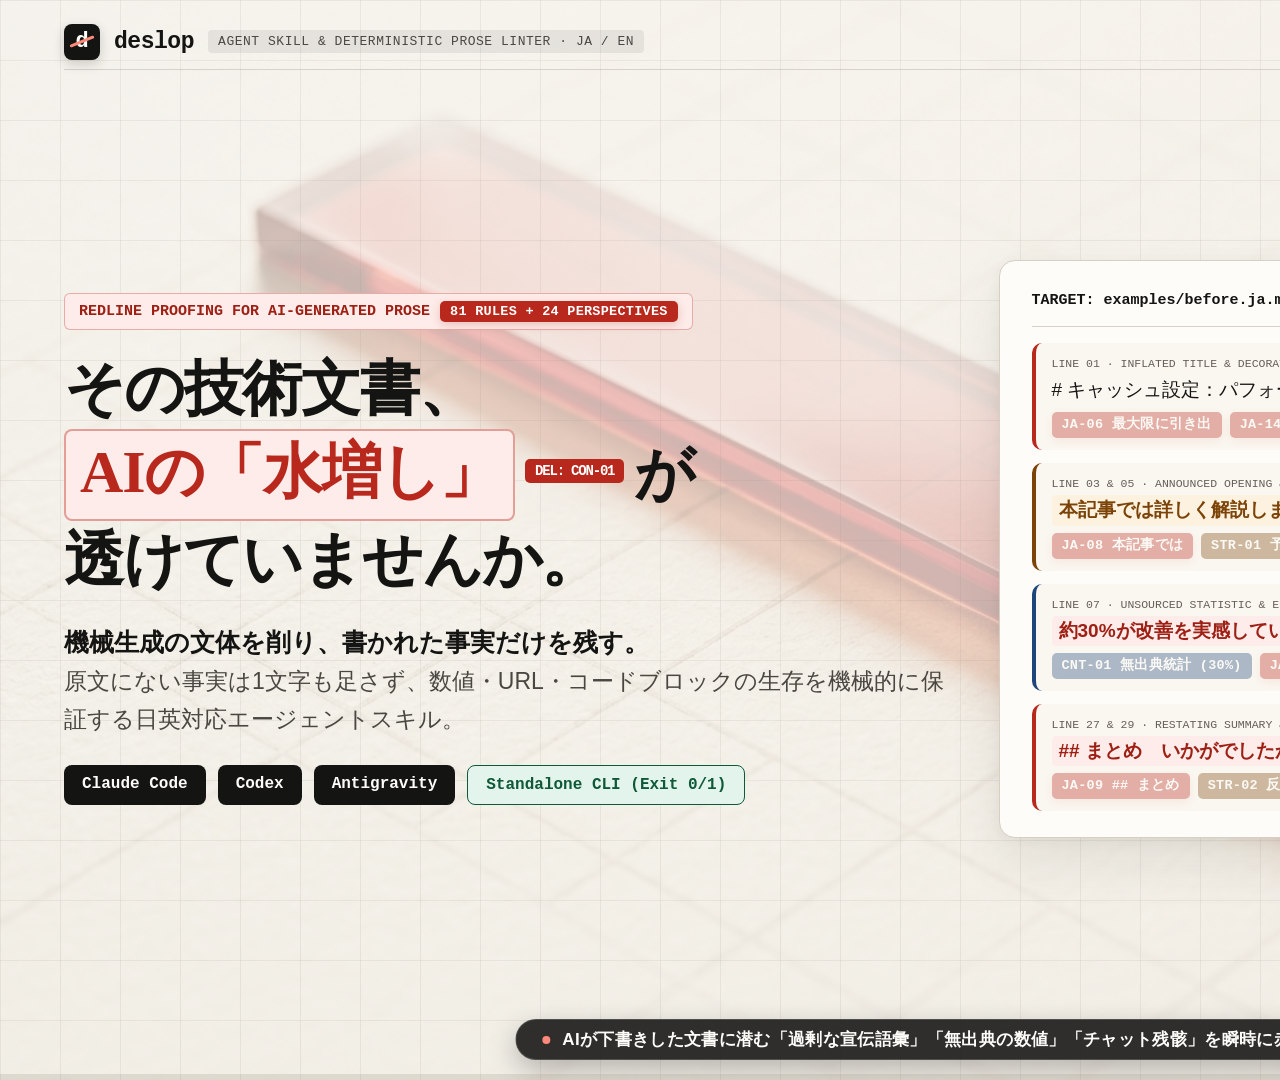
<file: artifacts/promo/source/stage.html>
<!DOCTYPE html>
<html lang="ja">
<head>
<meta charset="UTF-8">
<title>deslop — Promo Film Stage (1920x1080)</title>
<style>
  :root {
    --bg-paper: #F6F3EC;
    --bg-surface: #FDFCF9;
    --bg-subtle: #ECE7DC;
    --ink-primary: #141413;
    --ink-secondary: #4A4742;
    --ink-muted: #656058;
    --border-hairline: #D6CFC2;
    --border-strong: #9E9689;

    --accent-redline: #B8281C;
    --redline-fg: #9E1F14;
    --redline-bg: #FDECE9;

    --cue-fg: #7C4308;
    --cue-bg: #FDF2DF;

    --den-fg: #1E467A;
    --den-bg: #E8F0FA;

    --preserve-fg: #0F5938;
    --preserve-bg: #E2F4EB;

    --term-bg: #121211;
    --term-surface: #1C1B19;
    --term-text: #F2EFE9;
    --term-muted: #A39E93;
    --term-red: #FF8A7A;
    --term-green: #6EE7B7;
    --term-amber: #FCD34D;

    --font-display: 'Hiragino Mincho ProN', 'Yu Mincho', 'Noto Serif JP', Georgia, serif;
    --font-sans: 'Hiragino Sans', 'Hiragino Kaku Gothic ProN', -apple-system, BlinkMacSystemFont, sans-serif;
    --font-mono: 'SFMono-Regular', 'Menlo', 'Monaco', 'Consolas', monospace;
  }

  * {
    box-sizing: border-box;
    margin: 0;
    padding: 0;
    -webkit-font-smoothing: antialiased;
  }

  html, body {
    width: 1920px;
    height: 1080px;
    overflow: hidden;
    background: var(--bg-paper);
    color: var(--ink-primary);
    font-family: var(--font-sans);
    font-variant-numeric: tabular-nums;
  }

  #stage {
    position: relative;
    width: 1920px;
    height: 1080px;
    overflow: hidden;
    background: var(--bg-paper);
  }

  .scene-grid {
    position: absolute;
    inset: 0;
    background-image:
      linear-gradient(to right, rgba(158, 150, 137, 0.14) 1px, transparent 1px),
      linear-gradient(to bottom, rgba(158, 150, 137, 0.14) 1px, transparent 1px);
    background-size: 60px 60px;
    pointer-events: none;
  }

  /* Persistent Editorial Chrome */
  .top-chrome {
    position: absolute;
    top: 24px;
    left: 64px;
    right: 64px;
    height: 46px;
    display: flex;
    align-items: center;
    justify-content: space-between;
    z-index: 120;
    border-bottom: 1px solid rgba(158, 150, 137, 0.35);
    padding-bottom: 10px;
  }

  .brand-pill {
    display: inline-flex;
    align-items: center;
    gap: 14px;
  }

  .brand-icon {
    width: 36px;
    height: 36px;
    border-radius: 8px;
    background: var(--ink-primary);
    color: var(--bg-surface);
    font-family: var(--font-mono);
    font-weight: 700;
    font-size: 22px;
    display: flex;
    align-items: center;
    justify-content: center;
    position: relative;
    box-shadow: 0 4px 12px rgba(20,20,19,0.18);
  }
  .brand-icon::after {
    content: '';
    position: absolute;
    width: 26px;
    height: 3px;
    background: var(--term-red);
    transform: rotate(-22deg);
    border-radius: 2px;
  }

  .brand-name {
    font-family: var(--font-mono);
    font-size: 23px;
    font-weight: 700;
    letter-spacing: -0.02em;
  }

  .brand-sub {
    font-family: var(--font-mono);
    font-size: 13px;
    padding: 4px 10px;
    border-radius: 4px;
    background: rgba(20, 20, 19, 0.07);
    color: var(--ink-secondary);
    letter-spacing: 0.04em;
  }

  .chrome-right {
    display: flex;
    align-items: center;
    gap: 16px;
    font-family: var(--font-mono);
    font-size: 13px;
    letter-spacing: 0.05em;
  }

  .scene-indicator {
    padding: 4px 12px;
    border-radius: 4px;
    background: rgba(184, 40, 28, 0.12);
    color: var(--accent-redline);
    font-weight: 700;
  }

  .scene {
    position: absolute;
    inset: 0;
    background: var(--bg-paper);
    opacity: 0;
    pointer-events: none;
    will-change: transform, opacity;
  }

  .rule-tag {
    display: inline-flex;
    align-items: center;
    gap: 5px;
    font-family: var(--font-mono);
    font-size: 13.5px;
    font-weight: 700;
    padding: 3px 10px;
    border-radius: 5px;
    letter-spacing: 0.02em;
    white-space: nowrap;
  }
  .tag-red {
    background: var(--accent-redline);
    color: #FFFFFF;
    box-shadow: 0 3px 10px rgba(184, 40, 28, 0.22);
  }
  .tag-amber {
    background: var(--cue-fg);
    color: #FFFFFF;
  }
  .tag-blue {
    background: var(--den-fg);
    color: #FFFFFF;
  }
  .tag-green {
    background: var(--preserve-fg);
    color: #FFFFFF;
  }

  .paper-card {
    background: var(--bg-surface);
    border: 1.5px solid var(--border-hairline);
    border-radius: 16px;
    box-shadow: 0 22px 54px rgba(20, 20, 19, 0.08), 0 4px 14px rgba(20, 20, 19, 0.04);
  }

  .terminal-card {
    background: var(--term-bg);
    color: var(--term-text);
    border: 1.5px solid #2E2C28;
    border-radius: 16px;
    box-shadow: 0 26px 64px rgba(0, 0, 0, 0.36);
  }

  .strike-span {
    position: relative;
    display: inline-block;
    padding: 1px 7px;
    border-radius: 4px;
    font-weight: 700;
  }
  .strike-bar {
    position: absolute;
    left: 0;
    right: 0;
    top: 52%;
    height: 3.5px;
    background: var(--accent-redline);
    border-radius: 2px;
    transform-origin: left center;
    transform: scaleX(0);
  }

  /* Cinematic Subtitle Pill */
  .subtitle-bar {
    position: absolute;
    left: 50%;
    bottom: 20px;
    transform: translateX(-50%);
    z-index: 130;
    padding: 8px 26px;
    border-radius: 999px;
    background: rgba(20, 20, 19, 0.88);
    border: 1px solid rgba(255, 255, 255, 0.16);
    color: #FDFCF9;
    font-size: 17px;
    font-weight: 600;
    letter-spacing: 0.02em;
    white-space: nowrap;
    box-shadow: 0 10px 28px rgba(0, 0, 0, 0.25);
    display: flex;
    align-items: center;
    gap: 12px;
  }
  .subtitle-dot {
    width: 8px;
    height: 8px;
    border-radius: 50%;
    background: var(--term-red);
  }
</style>
</head>
<body>
<div id="stage">
  <!-- Top Chrome -->
  <div class="top-chrome" id="top-chrome">
    <div class="brand-pill">
      <div class="brand-icon">d</div>
      <span class="brand-name">deslop</span>
      <span class="brand-sub" id="chrome-sub">AGENT SKILL &amp; DETERMINISTIC PROSE LINTER · JA / EN</span>
    </div>
    <div class="chrome-right">
      <span class="scene-indicator" id="chrome-phase">01 / REDLINE HOOK</span>
      <span style="opacity:0.8;">PYTHON 3.10+ STDLIB · 0 DEPS</span>
    </div>
  </div>

  <!-- SCENE 1: THE HOOK (0.0s - 4.5s) -->
  <div class="scene" id="scene-1" style="z-index:10;">
    <img src="../assets/bg-editorial-paper.jpg" alt="" style="position:absolute; inset:0; width:100%; height:100%; object-fit:cover; opacity:0.25; filter:contrast(1.05);" />
    <div class="scene-grid"></div>
    <div style="position:absolute; inset:88px 64px 70px 64px; display:grid; grid-template-columns: 1.02fr 0.98fr; gap:42px; align-items:center;">
      <!-- Left: Dramatic Editorial Hook -->
      <div id="s1-left">
        <div style="display:inline-flex; align-items:center; gap:10px; padding:7px 14px; border-radius:6px; background:var(--redline-bg); border:1px solid rgba(184,40,28,0.32); color:var(--redline-fg); font-family:var(--font-mono); font-size:15px; font-weight:700; margin-bottom:20px;">
          <span>REDLINE PROOFING FOR AI-GENERATED PROSE</span>
          <span class="rule-tag tag-red">81 RULES + 24 PERSPECTIVES</span>
        </div>
        <h1 style="font-family:var(--font-display); font-size:60px; line-height:1.32; font-weight:700; color:var(--ink-primary); letter-spacing:-0.02em; margin-bottom:22px;">
          <span style="white-space:nowrap;">その技術文書、</span><br>
          <span style="white-space:nowrap; display:inline-flex; align-items:center; gap:10px;">
            <span style="position:relative; display:inline-block; background:var(--redline-bg); color:var(--accent-redline); padding:2px 14px 6px; border-radius:8px; border:2px solid rgba(184,40,28,0.4);">
              AIの「水増し」
              <span id="s1-title-strike" style="position:absolute; left:8px; right:8px; bottom:7px; height:4px; background:var(--accent-redline); border-radius:2px; transform-origin:left center;"></span>
            </span>
            <span style="background:var(--accent-redline); color:#fff; font-family:var(--font-mono); font-size:14px; padding:4px 10px; border-radius:5px; line-height:1.2; transform:translateY(-4px);">DEL: CON-01</span>
            <span>が</span>
          </span><br>
          <span style="white-space:nowrap;">透けていませんか。</span>
        </h1>
        <p style="font-size:23px; line-height:1.65; color:var(--ink-secondary); font-weight:500; margin-bottom:26px;">
          <strong style="color:var(--ink-primary); font-size:25px;">機械生成の文体を削り、書かれた事実だけを残す。</strong><br>
          原文にない事実は1文字も足さず、数値・URL・コードブロックの生存を機械的に保証する日英対応エージェントスキル。
        </p>
        <div style="display:flex; gap:12px; flex-wrap:wrap;">
          <div style="padding:10px 18px; border-radius:8px; background:var(--ink-primary); color:var(--bg-surface); font-family:var(--font-mono); font-size:16px; font-weight:700;">Claude Code</div>
          <div style="padding:10px 18px; border-radius:8px; background:var(--ink-primary); color:var(--bg-surface); font-family:var(--font-mono); font-size:16px; font-weight:700;">Codex</div>
          <div style="padding:10px 18px; border-radius:8px; background:var(--ink-primary); color:var(--bg-surface); font-family:var(--font-mono); font-size:16px; font-weight:700;">Antigravity</div>
          <div style="padding:10px 18px; border-radius:8px; background:var(--preserve-bg); border:1.5px solid var(--preserve-fg); color:var(--preserve-fg); font-family:var(--font-mono); font-size:16px; font-weight:700;">Standalone CLI (Exit 0/1)</div>
        </div>
      </div>

      <!-- Right: Live Redline Strike Sheet -->
      <div class="paper-card" id="s1-sheet" style="padding:26px 32px; position:relative; overflow:hidden;">
        <div style="display:flex; justify-content:space-between; align-items:center; border-bottom:1.5px solid var(--border-hairline); padding-bottom:12px; margin-bottom:16px; font-family:var(--font-mono); font-size:15px;">
          <span style="font-weight:700; color:var(--ink-primary);">TARGET: examples/before.ja.md</span>
          <span style="padding:5px 12px; border-radius:6px; background:var(--redline-bg); color:var(--redline-fg); font-weight:700;">DETECT.PY : 30 HITS · 3 CUES</span>
        </div>

        <div style="display:flex; flex-direction:column; gap:13px; font-size:19px; line-height:1.48;">
          <!-- Row 1 -->
          <div style="padding:12px 16px; border-radius:10px; background:#FAF7F0; border-left:4px solid var(--accent-redline);">
            <div style="font-family:var(--font-mono); font-size:11.5px; color:var(--ink-muted); margin-bottom:3px;">LINE 01 · INFLATED TITLE &amp; DECORATIVE EMOJI</div>
            <div>
              <span># キャッシュ設定：パフォーマンスを</span>
              <span class="strike-span" style="background:var(--redline-bg); color:var(--redline-fg);">
                最大限に引き出す完全ガイド 🚀
                <span class="strike-bar" id="s1-bar-1"></span>
              </span>
            </div>
            <div id="s1-badge-1" style="margin-top:7px; display:flex; gap:8px;">
              <span class="rule-tag tag-red">JA-06 最大限に引き出</span>
              <span class="rule-tag tag-red">JA-14 完全ガイド</span>
              <span class="rule-tag tag-red">EMO-01 🚀</span>
            </div>
          </div>

          <!-- Row 2 -->
          <div style="padding:12px 16px; border-radius:10px; background:#FAF7F0; border-left:4px solid var(--cue-fg);">
            <div style="font-family:var(--font-mono); font-size:11.5px; color:var(--ink-muted); margin-bottom:3px;">LINE 03 &amp; 05 · ANNOUNCED OPENING &amp; QUESTION HEADING</div>
            <div>
              <span class="strike-span" style="background:var(--cue-bg); color:var(--cue-fg);">
                本記事では詳しく解説します。 / ## キャッシュとは？
                <span class="strike-bar" id="s1-bar-2"></span>
              </span>
            </div>
            <div id="s1-badge-2" style="margin-top:7px; display:flex; gap:8px;">
              <span class="rule-tag tag-red">JA-08 本記事では</span>
              <span class="rule-tag tag-amber">STR-01 予告開幕</span>
              <span class="rule-tag tag-amber">STR-14 疑問形見出し</span>
            </div>
          </div>

          <!-- Row 3 -->
          <div style="padding:12px 16px; border-radius:10px; background:#FAF7F0; border-left:4px solid var(--den-fg);">
            <div style="font-family:var(--font-mono); font-size:11.5px; color:var(--ink-muted); margin-bottom:3px;">LINE 07 · UNSOURCED STATISTIC &amp; EMPTY PUFFERY</div>
            <div>
              <span class="strike-span" style="background:var(--redline-bg); color:var(--redline-fg);">
                約30%が改善を実感していると言われています…過言ではありません。
                <span class="strike-bar" id="s1-bar-3"></span>
              </span>
            </div>
            <div id="s1-badge-3" style="margin-top:7px; display:flex; gap:8px;">
              <span class="rule-tag tag-blue">CNT-01 無出典統計 (30%)</span>
              <span class="rule-tag tag-red">JA-31 と言われています</span>
              <span class="rule-tag tag-red">JA-02 過言ではありません</span>
            </div>
          </div>

          <!-- Row 4 -->
          <div style="padding:12px 16px; border-radius:10px; background:#FAF7F0; border-left:4px solid var(--accent-redline);">
            <div style="font-family:var(--font-mono); font-size:11.5px; color:var(--ink-muted); margin-bottom:3px;">LINE 27 &amp; 29 · RESTATING SUMMARY &amp; CHAT ARTIFACT</div>
            <div>
              <span class="strike-span" style="background:var(--redline-bg); color:var(--redline-fg);">
                ## まとめ　いかがでしたか？…参考になれば幸いです！
                <span class="strike-bar" id="s1-bar-4"></span>
              </span>
            </div>
            <div id="s1-badge-4" style="margin-top:7px; display:flex; gap:8px;">
              <span class="rule-tag tag-red">JA-09 ## まとめ</span>
              <span class="rule-tag tag-amber">STR-02 反復まとめ</span>
              <span class="rule-tag tag-red">ART-04 チャット挨拶残骸</span>
            </div>
          </div>
        </div>
      </div>
    </div>
  </div>

  <!-- SCENE 2: THE PROBLEM & CONTRAST (4.5s - 9.5s) -->
  <div class="scene" id="scene-2" style="z-index:20;">
    <div class="scene-grid"></div>
    <div style="position:absolute; inset:88px 64px 70px 64px; display:flex; flex-direction:column; justify-content:space-between;">
      <div style="text-align:center; max-width:1460px; margin:0 auto;">
        <div style="font-family:var(--font-mono); font-size:14.5px; font-weight:700; color:var(--accent-redline); letter-spacing:0.08em; margin-bottom:6px;">WHY "MAKE IT SOUND HUMAN" FAILS</div>
        <h2 style="font-family:var(--font-display); font-size:48px; font-weight:700; line-height:1.24; color:var(--ink-primary);">
          <span style="white-space:nowrap;">「AIっぽさを消して」と頼むだけでは、</span><br>
          <span style="white-space:nowrap;">別のAI語彙に置き換わり、大切な事実まで壊れる。</span>
        </h2>
      </div>

      <div style="display:grid; grid-template-columns: 1fr 1fr; gap:36px; align-items:stretch; height:640px;">
        <!-- Left Card -->
        <div class="paper-card" id="s2-card-left" style="padding:32px 34px; border-top:6px solid var(--accent-redline); display:flex; flex-direction:column; justify-content:space-between; background:#FFFDFB;">
          <div>
            <div style="display:flex; justify-content:space-between; align-items:center; margin-bottom:16px;">
              <span style="font-family:var(--font-mono); font-size:15px; font-weight:700; color:var(--redline-fg); background:var(--redline-bg); padding:6px 14px; border-radius:6px;">✕ 従来の口頭指示・AI言い換えツール</span>
              <span style="font-family:var(--font-mono); font-size:13.5px; color:var(--ink-muted);">SYNONYM SWAP &amp; FACT DRIFT</span>
            </div>
            <h3 style="font-size:28px; font-weight:700; margin-bottom:14px; color:var(--ink-primary);">1. 類語へのすり替えで「水増し構造」が残る</h3>
            <div style="padding:15px 18px; border-radius:10px; background:#F8F4EC; border:1px solid var(--border-hairline); font-family:var(--font-mono); font-size:18.5px; line-height:1.68; margin-bottom:20px;">
              <div>「<span style="color:var(--redline-fg); text-decoration:line-through;">重要な役割</span>」 → 「<span style="color:var(--cue-fg); font-weight:700;">肝心な役割</span>」 <span style="font-size:14px; color:var(--redline-fg);">(情報量ゼロのまま)</span></div>
              <div>「<span style="color:var(--redline-fg); text-decoration:line-through;">leverage</span>」 &nbsp;&nbsp;&nbsp;→ 「<span style="color:var(--cue-fg); font-weight:700;">utilize</span>」 &nbsp;&nbsp;&nbsp;<span style="font-size:14px; color:var(--redline-fg);">(インフレ語彙の連鎖)</span></div>
            </div>

            <h3 style="font-size:28px; font-weight:700; margin-bottom:14px; color:var(--ink-primary);">2. 設定値・URL・コードを無断で改変・削除</h3>
            <div style="padding:15px 18px; border-radius:10px; background:var(--redline-bg); border:1.5px dashed var(--accent-redline); font-family:var(--font-mono); font-size:17.5px; line-height:1.65; color:var(--redline-fg);">
              <div>- 既定値 <code>ttl_seconds = 300</code> を勝手に「数分間」へ丸める</div>
              <div>- コードブロック内の識別子やリンク先 URL を無断改変</div>
              <div>- 人間らしさを偽装するため故意に誤字やスラングを混入</div>
            </div>
          </div>

          <div style="padding:13px 18px; border-radius:8px; background:#2A1210; color:#FFABA0; font-family:var(--font-mono); font-size:15.5px; display:flex; justify-content:space-between; align-items:center;">
            <span>STATUS: UNVERIFIED REWRITE</span>
            <strong>FACT LOSS DETECTED (EXIT 1)</strong>
          </div>
        </div>

        <!-- Right Card -->
        <div class="paper-card" id="s2-card-right" style="padding:32px 34px; border-top:6px solid var(--preserve-fg); display:flex; flex-direction:column; justify-content:space-between; background:var(--bg-surface);">
          <div>
            <div style="display:flex; justify-content:space-between; align-items:center; margin-bottom:16px;">
              <span style="font-family:var(--font-mono); font-size:15px; font-weight:700; color:var(--preserve-fg); background:var(--preserve-bg); padding:6px 14px; border-radius:6px;">✓ deslop（決定論的検査 × 実行契約）</span>
              <span style="font-family:var(--font-mono); font-size:13.5px; color:var(--preserve-fg); font-weight:700;">DELETE FIRST · PRESERVE FACTS</span>
            </div>
            <h3 style="font-size:28px; font-weight:700; margin-bottom:14px; color:var(--ink-primary);">1. 言い換えではなく「削除ファースト」</h3>
            <div style="padding:15px 18px; border-radius:10px; background:var(--preserve-bg); border:1px solid rgba(15,89,56,0.28); font-size:18.5px; line-height:1.68; margin-bottom:20px; color:var(--ink-primary);">
              <div>・読者に新しい情報を与えない文（<code>CON-01</code>）は<strong>全文削除</strong></div>
              <div>・予告開幕（<code>STR-01</code>）や反復まとめ（<code>STR-02</code>）を解体し本題へ直結</div>
            </div>

            <h3 style="font-size:28px; font-weight:700; margin-bottom:14px; color:var(--ink-primary);">2. 原本スナップショットと5種の事実保存検査</h3>
            <div style="padding:15px 18px; border-radius:10px; background:#F4F7F5; border:1.5px solid var(--preserve-fg); font-family:var(--font-mono); font-size:17px; line-height:1.65; color:var(--ink-primary);">
              <div>✓ <code>code_block</code> (SHA-256完全一致・編集絶対禁止)</div>
              <div>✓ <code>inline_code</code> / <code>number</code> (符号・指数・全角数字まで照合)</div>
              <div>✓ <code>url</code> (リンク先完全保持) / <code>footnote</code> (参照と定義の対)</div>
            </div>
          </div>

          <div style="padding:13px 18px; border-radius:8px; background:var(--preserve-fg); color:#FFFFFF; font-family:var(--font-mono); font-size:15.5px; display:flex; justify-content:space-between; align-items:center;">
            <span>preserve_check.py &amp; contract_check.py</span>
            <strong>EXIT 0 · CONTRACT OK</strong>
          </div>
        </div>
      </div>
    </div>
  </div>

  <!-- SCENE 3: LIVE REDLINE TRANSFORMATION (9.5s - 17.5s) -->
  <div class="scene" id="scene-3" style="z-index:30;">
    <div class="scene-grid"></div>
    <div style="position:absolute; inset:88px 64px 70px 64px; display:grid; grid-template-columns: 1.12fr 0.88fr; gap:34px; align-items:stretch;">
      <!-- Left: Proof Sheet Morphing (Two-stage Collapse -> Expand, zero mid-frame ghosting!) -->
      <div class="paper-card" style="padding:26px 30px; display:flex; flex-direction:column; justify-content:space-between; position:relative; overflow:hidden;">
        <div>
          <div style="display:flex; justify-content:space-between; align-items:center; padding-bottom:12px; border-bottom:1.5px solid var(--border-hairline); margin-bottom:14px;">
            <div>
              <span style="font-family:var(--font-mono); font-size:12.5px; color:var(--ink-muted); display:block;">ACTUAL REPOSITORY FIXTURE</span>
              <strong style="font-family:var(--font-mono); font-size:22px; color:var(--ink-primary);">examples/before.ja.md → after.ja.md</strong>
            </div>
            <div id="s3-mode-pill" style="padding:6px 14px; border-radius:8px; font-family:var(--font-mono); font-size:15px; font-weight:700; background:var(--redline-bg); color:var(--redline-fg);">
              DETECT.PY : 30 HITS FOUND
            </div>
          </div>

          <!-- Stats Bar -->
          <div style="display:grid; grid-template-columns: repeat(3, 1fr); gap:14px; padding:12px 16px; border-radius:10px; background:var(--bg-subtle); margin-bottom:16px; font-family:var(--font-mono);">
            <div>
              <div style="font-size:12px; color:var(--ink-muted);">OPEN RULE HITS</div>
              <div id="s3-stat-hits" style="font-size:25px; font-weight:700; color:var(--accent-redline);">30 hits (3 cues)</div>
            </div>
            <div>
              <div style="font-size:12px; color:var(--ink-muted);">PROSE CHARACTERS</div>
              <div id="s3-stat-chars" style="font-size:25px; font-weight:700; color:var(--ink-primary);">396 文字</div>
            </div>
            <div>
              <div style="font-size:12px; color:var(--ink-muted);">PRESERVED FACTS</div>
              <div style="font-size:20px; font-weight:700; color:var(--preserve-fg);">数値2 · URL1 · TOML1</div>
            </div>
          </div>

          <div style="position:relative; height:570px;">
            <!-- BEFORE / REDLINE VIEW -->
            <div id="s3-before-box" style="position:absolute; inset:0; font-size:17.5px; line-height:1.55; display:flex; flex-direction:column; gap:9px;">
              <div class="s3-cut-row" style="padding:9px 14px; border-radius:8px; background:var(--redline-bg); color:var(--redline-fg); border-left:4px solid var(--accent-redline);">
                <strong># キャッシュ設定ガイド：<span style="text-decoration:line-through;">パフォーマンスを最大限に引き出す完全ガイド 🚀</span></strong>
                <span class="rule-tag tag-red" style="margin-left:8px;">JA-06 / JA-14 / EMO-01</span>
              </div>
              <div class="s3-cut-row" style="padding:9px 14px; border-radius:8px; background:var(--cue-bg); color:var(--cue-fg); text-decoration:line-through; border-left:4px solid var(--cue-fg);">
                本記事では、`tilecache` のキャッシュ設定について詳しく解説します。
                <span class="rule-tag tag-amber" style="margin-left:8px;">STR-01 予告開幕 / JA-08</span>
              </div>
              <div class="s3-cut-row" style="padding:9px 14px; border-radius:8px; background:var(--redline-bg); color:var(--redline-fg); text-decoration:line-through; border-left:4px solid var(--accent-redline);">
                ## キャッシュとは？ 現代のWebにおいて重要な役割…約30%が実感していると言われています…過言ではありません。
                <span class="rule-tag tag-blue" style="margin-left:8px;">CNT-01 無出典統計 / JA-02</span>
              </div>
              <div class="s3-cut-row" style="padding:9px 14px; border-radius:8px; background:var(--den-bg); color:var(--den-fg); border-left:4px solid var(--den-fg);">
                ## 設定のポイント（<strong>- **TTL**: 設定することができます ×3連続</strong>）
                <span class="rule-tag tag-blue" style="margin-left:8px;">DEN-04 太字箇条書き / JA-04</span>
              </div>
              <div id="s3-kept-core" style="padding:13px 16px; border-radius:10px; background:var(--preserve-bg); border:2px solid var(--preserve-fg); color:var(--ink-primary); font-weight:600;">
                TTL は <code style="background:#fff; padding:2px 6px; border-radius:4px;">`ttl_seconds`</code>（既定値 <strong>300</strong> 秒）、容量は <code style="background:#fff; padding:2px 6px; border-radius:4px;">`max_entries`</code>（既定値 <strong>10000</strong> 件）で指定 + <code>[cache]</code> TOML + 公式URL
                <span class="rule-tag tag-green" style="margin-left:8px;">PRESERVED FACTS (LOCKED)</span>
              </div>
              <div class="s3-cut-row" style="padding:9px 14px; border-radius:8px; background:var(--redline-bg); color:var(--redline-fg); text-decoration:line-through; border-left:4px solid var(--accent-redline);">
                ## まとめ いかがでしたか？飛躍的に向上させることが期待されます…参考になれば幸いです！
                <span class="rule-tag tag-red" style="margin-left:8px;">STR-02 / JA-09 / ART-04</span>
              </div>
            </div>

            <!-- AFTER CRYSTALLIZED VIEW -->
            <div id="s3-after-box" style="position:absolute; inset:0; padding:22px 26px; border-radius:14px; background:var(--preserve-bg); border:2.5px solid var(--preserve-fg); display:flex; flex-direction:column; justify-content:space-between; opacity:0;">
              <div>
                <div style="display:flex; justify-content:space-between; align-items:center; margin-bottom:14px;">
                  <span class="rule-tag tag-green" style="font-size:14.5px; padding:6px 14px;">✓ REWRITTEN: examples/after.ja.md (105 CHARS · −73%)</span>
                  <span style="font-family:var(--font-mono); font-size:14.5px; font-weight:700; color:var(--preserve-fg);">0 OPEN HITS · PRESERVE OK</span>
                </div>
                <div style="background:#FFFFFF; border:1px solid rgba(15,89,56,0.25); border-radius:10px; padding:20px 24px; font-size:20.5px; line-height:1.7; color:var(--ink-primary);">
                  <div style="font-size:25px; font-weight:700; margin-bottom:10px;"># キャッシュ設定</div>
                  <p style="margin-bottom:14px;">
                    <code style="background:var(--preserve-bg); color:var(--preserve-fg); padding:2px 8px; border-radius:4px; font-family:var(--font-mono);">`tilecache`</code> のキャッシュ設定は TTL、容量、退避方式の3項目です。TTL は <code style="background:var(--preserve-bg); color:var(--preserve-fg); padding:2px 8px; border-radius:4px; font-family:var(--font-mono);">`ttl_seconds`</code> で指定し、既定値は <strong style="background:var(--preserve-bg); color:var(--preserve-fg); padding:2px 8px; border-radius:4px;">300</strong> 秒です。容量は <code style="background:var(--preserve-bg); color:var(--preserve-fg); padding:2px 8px; border-radius:4px; font-family:var(--font-mono);">`max_entries`</code> で指定し、既定値は <strong style="background:var(--preserve-bg); color:var(--preserve-fg); padding:2px 8px; border-radius:4px;">10000</strong> 件です。
                  </p>
                  <pre style="background:#141413; color:#F2EFE9; padding:12px 18px; border-radius:8px; font-family:var(--font-mono); font-size:17px; line-height:1.45; margin-bottom:12px;">[cache]
ttl_seconds = 300
max_entries = 10000</pre>
                  <p style="font-size:19px;">
                    詳細は <code style="background:var(--preserve-bg); color:var(--preserve-fg); padding:2px 8px; border-radius:4px; font-family:var(--font-mono);">https://example.com/tilecache/docs</code> を参照してください。
                  </p>
                </div>
              </div>
              <div style="font-family:var(--font-mono); font-size:14.5px; color:var(--preserve-fg); font-weight:700; display:flex; justify-content:space-between;">
                <span>✓ コードブロック SHA-256 一致</span>
                <span>✓ 数値 (300, 10000) 保存</span>
                <span>✓ 装飾統計 (30%) 削除理由記録済</span>
              </div>
            </div>
          </div>
        </div>
      </div>

      <!-- Right: Product Workbench UI (Uncropped contain fit!) + Live Terminal -->
      <div style="display:flex; flex-direction:column; gap:18px; justify-content:space-between;">
        <div class="paper-card" style="padding:14px 18px; overflow:hidden;">
          <div style="font-family:var(--font-mono); font-size:13px; color:var(--ink-muted); margin-bottom:8px; display:flex; justify-content:space-between;">
            <span>LIVE DETECTOR WORKBENCH (site/index.html)</span>
            <span style="color:var(--preserve-fg); font-weight:700;">INTERACTIVE WEB UI</span>
          </div>
          <div style="position:relative; overflow:hidden; border-radius:10px; border:1px solid var(--border-hairline); height:370px; background:#FDFCF9; display:flex; align-items:flex-start; justify-content:center;">
            <img id="s3-ui-before" src="../assets/ui-workbench.png" alt="Live Detector Workbench Before" style="position:absolute; inset:0; width:100%; height:100%; object-fit:contain; object-position:top center;" />
            <img id="s3-ui-after" src="../assets/ui-workbench-after.png" alt="Live Detector Workbench After" style="position:absolute; inset:0; width:100%; height:100%; object-fit:contain; object-position:top center; opacity:0;" />
            <div id="s3-scanline" style="position:absolute; left:0; right:0; height:3px; background:linear-gradient(90deg, transparent, var(--accent-redline), transparent); box-shadow:0 0 12px var(--accent-redline);"></div>
          </div>
        </div>

        <div class="terminal-card" style="padding:20px 24px; flex:1; font-family:var(--font-mono); font-size:14.5px; line-height:1.6; display:flex; flex-direction:column; justify-content:space-between;">
          <div style="color:var(--term-muted); border-bottom:1px solid #2E2C28; padding-bottom:8px; display:flex; justify-content:space-between;">
            <span>$ python3 skills/deslop/scripts/detect.py examples/before.ja.md</span>
            <span id="s3-term-badge" style="color:var(--term-red); font-weight:700;">EXIT 1 → EXIT 0</span>
          </div>
          <div style="display:flex; flex-direction:column; gap:3.5px; margin:6px 0;">
            <div style="color:var(--term-red);">before.ja.md:1:22  JA-06  最大限に引き出</div>
            <div style="color:var(--term-red);">before.ja.md:1:36  EMO-01 🚀</div>
            <div style="color:var(--term-red);">before.ja.md:7:65  CNT-01 30% (unsourced statistic)</div>
            <div style="color:var(--term-red);">before.ja.md:7:161 JA-02  と言っても過言ではありません</div>
            <div style="color:var(--term-red);">before.ja.md:29:1  ART-04 いかがでしたか / 参考になれば幸いです</div>
            <div style="color:var(--term-amber);">before.ja.md:3     STR-01 cue: announced opening</div>
            <div style="color:var(--term-amber);">before.ja.md:5     STR-14 cue: reader's question heading</div>
          </div>
          <div id="s3-term-footer" style="padding:9px 14px; border-radius:8px; background:rgba(110,231,183,0.14); border:1.5px solid rgba(110,231,183,0.4); color:var(--term-green); font-weight:700; display:flex; justify-content:space-between;">
            <span>✓ after.ja.md: 0 hits, 0 open</span>
            <span>✓ preserve_check &amp; contract_check: OK</span>
          </div>
        </div>
      </div>
    </div>
  </div>

  <!-- SCENE 4: 3 LAYERS & 10 GENRES (17.5s - 25.0s) -->
  <div class="scene" id="scene-4" style="z-index:40;">
    <div class="scene-grid"></div>
    <div style="position:absolute; inset:86px 64px 82px 64px; display:flex; flex-direction:column; justify-content:space-between;">
      <div>
        <div style="font-family:var(--font-mono); font-size:14.5px; font-weight:700; color:var(--accent-redline); letter-spacing:0.08em; margin-bottom:6px;">TOP-DOWN REWRITE ARCHITECTURE &amp; GENRE TUNING</div>
        <h2 style="font-family:var(--font-display); font-size:46px; font-weight:700; color:var(--ink-primary); white-space:nowrap;">
          単語の前に「内容と構造」を問う。10種の文書ジャンルも理解する。
        </h2>
      </div>

      <!-- 3 Layers Horizontal Flow -->
      <div style="display:grid; grid-template-columns: repeat(3, 1fr); gap:26px;">
        <div class="paper-card" id="s4-layer-1" style="padding:24px 26px; border-top:5px solid var(--accent-redline);">
          <div style="font-family:var(--font-mono); font-size:14px; font-weight:700; color:var(--accent-redline); margin-bottom:8px;">PASS 01 · CONTENT (CON-01..08)</div>
          <h3 style="font-size:25px; font-weight:700; margin-bottom:10px;">1. 内容パス（4つのテスト）</h3>
          <p style="font-size:17px; color:var(--ink-secondary); line-height:1.6; margin-bottom:14px;">
            <strong>Information / Substitution / Reader / Support</strong> の4テストを実施。別製品に置き換えても成り立つ空疎な文や無出典の装飾統計を<strong>言い換えず削除</strong>。
          </p>
          <div style="font-family:var(--font-mono); font-size:14px; padding:9px 12px; border-radius:6px; background:var(--redline-bg); color:var(--redline-fg); font-weight:700;">
            例: 「重要な役割を果たしています」→ 全文削除
          </div>
        </div>

        <div class="paper-card" id="s4-layer-2" style="padding:24px 26px; border-top:5px solid var(--cue-fg);">
          <div style="font-family:var(--font-mono); font-size:14px; font-weight:700; color:var(--cue-fg); margin-bottom:8px;">PASS 02 · STRUCTURE (STR-01..16)</div>
          <h3 style="font-size:25px; font-weight:700; margin-bottom:10px;">2. 構造パス（16観点＋自動キュー）</h3>
          <p style="font-size:17px; color:var(--ink-secondary); line-height:1.6; margin-bottom:14px;">
            <code>cues.py</code> が11種の構造キューを行番号付きで自動抽出。予告開幕、反復まとめ、機械的な3項目リストを解体し散文へ。
          </p>
          <div style="font-family:var(--font-mono); font-size:14px; padding:9px 12px; border-radius:6px; background:var(--cue-bg); color:var(--cue-fg); font-weight:700;">
            例: 「## キャッシュとは？」「## まとめ」→ 解体・統合
          </div>
        </div>

        <div class="paper-card" id="s4-layer-3" style="padding:24px 26px; border-top:5px solid var(--den-fg);">
          <div style="font-family:var(--font-mono); font-size:14px; font-weight:700; color:var(--den-fg); margin-bottom:8px;">PASS 03 · WORDING &amp; DENSITY (81 RULES)</div>
          <h3 style="font-size:25px; font-weight:700; margin-bottom:10px;">3. 語彙・密度パス（日英81規則）</h3>
          <p style="font-size:17px; color:var(--ink-secondary); line-height:1.6; margin-bottom:14px;">
            Wikipedia「Signs of AI writing」、PubMed抄録研究、日本語AI文体分析に基づく語彙・チャット残骸・太字/ダッシュ密度・文末連続を解消。
          </p>
          <div style="font-family:var(--font-mono); font-size:14px; padding:9px 12px; border-radius:6px; background:var(--den-bg); color:var(--den-fg); font-weight:700;">
            例: 「設定することができます」→「設定します」
          </div>
        </div>
      </div>

      <!-- Bottom: 10 Genres Matrix Bar -->
      <div class="paper-card" id="s4-genre-box" style="padding:22px 28px; background:#FAF8F3;">
        <div style="display:flex; justify-content:space-between; align-items:center; margin-bottom:14px;">
          <div>
            <span style="font-family:var(--font-mono); font-size:13.5px; font-weight:700; color:var(--preserve-fg);">GENRE-AWARE EXEMPTIONS (--genre)</span>
            <h3 style="font-size:23px; font-weight:700; color:var(--ink-primary);">10種類の文書ジャンルに応じ、正当な記述慣習を自動免除・密度閾値を調整</h3>
          </div>
          <code style="font-family:var(--font-mono); font-size:15.5px; background:var(--ink-primary); color:#fff; padding:7px 14px; border-radius:6px;">--genre docs/api.md=reference</code>
        </div>

        <div style="display:grid; grid-template-columns: repeat(5, 1fr); gap:12px;">
          <div class="genre-pill" style="padding:11px 14px; border-radius:8px; background:#fff; border:1.5px solid var(--border-hairline); font-family:var(--font-mono);">
            <strong style="font-size:16.5px; display:block;">readme</strong>
            <span style="font-size:13px; color:var(--ink-secondary);">導入手順・箇条書き許容</span>
          </div>
          <div class="genre-pill" style="padding:11px 14px; border-radius:8px; background:#fff; border:1.5px solid var(--border-hairline); font-family:var(--font-mono);">
            <strong style="font-size:16.5px; display:block;">reference</strong>
            <span style="font-size:13px; color:var(--ink-secondary);">太字引数 DEN-01/04 免除</span>
          </div>
          <div class="genre-pill" style="padding:11px 14px; border-radius:8px; background:#fff; border:1.5px solid var(--border-hairline); font-family:var(--font-mono);">
            <strong style="font-size:16.5px; display:block;">spec</strong>
            <span style="font-size:13px; color:var(--ink-secondary);">RFC / 要件番号リスト許容</span>
          </div>
          <div class="genre-pill" style="padding:11px 14px; border-radius:8px; background:#fff; border:1.5px solid var(--border-hairline); font-family:var(--font-mono);">
            <strong style="font-size:16.5px; display:block;">article</strong>
            <span style="font-size:13px; color:var(--ink-secondary);">見出し・箇条書き厳格化</span>
          </div>
          <div class="genre-pill" style="padding:11px 14px; border-radius:8px; background:#fff; border:1.5px solid var(--border-hairline); font-family:var(--font-mono);">
            <strong style="font-size:16.5px; display:block;">tutorial</strong>
            <span style="font-size:13px; color:var(--ink-secondary);">手順・確認ステップ保持</span>
          </div>
          <div class="genre-pill" style="padding:11px 14px; border-radius:8px; background:#fff; border:1.5px solid var(--border-hairline); font-family:var(--font-mono);">
            <strong style="font-size:16.5px; display:block;">pr</strong>
            <span style="font-size:13px; color:var(--ink-secondary);">変更理由・テスト項目保持</span>
          </div>
          <div class="genre-pill" style="padding:11px 14px; border-radius:8px; background:#fff; border:1.5px solid var(--border-hairline); font-family:var(--font-mono);">
            <strong style="font-size:16.5px; display:block;">message</strong>
            <span style="font-size:13px; color:var(--ink-secondary);">返信案内 JA-21/EN-20 免除</span>
          </div>
          <div class="genre-pill" style="padding:11px 14px; border-radius:8px; background:#fff; border:1.5px solid var(--border-hairline); font-family:var(--font-mono);">
            <strong style="font-size:16.5px; display:block;">changelog</strong>
            <span style="font-size:13px; color:var(--ink-secondary);">変更履歴リスト構造免除</span>
          </div>
          <div class="genre-pill" style="padding:11px 14px; border-radius:8px; background:#fff; border:1.5px solid var(--border-hairline); font-family:var(--font-mono);">
            <strong style="font-size:16.5px; display:block;">template</strong>
            <span style="font-size:13px; color:var(--ink-secondary);">空欄フィールド ART-07 免除</span>
          </div>
          <div class="genre-pill" style="padding:11px 14px; border-radius:8px; background:#fff; border:1.5px solid var(--border-hairline); font-family:var(--font-mono);">
            <strong style="font-size:16.5px; display:block;">general</strong>
            <span style="font-size:13px; color:var(--ink-secondary);">標準散文向けの厳密検査</span>
          </div>
        </div>
      </div>
    </div>
  </div>

  <!-- SCENE 5: CLIMAX — 6-PHASE RUN CONTRACT & FACT PRESERVATION (25.0s - 32.5s) -->
  <div class="scene" id="scene-5" style="z-index:50; background:var(--term-bg); color:var(--term-text);">
    <img src="../assets/bg-redline-abstract.jpg" alt="" style="position:absolute; inset:0; width:100%; height:100%; object-fit:cover; opacity:0.35;" />
    <div style="position:absolute; inset:84px 64px 84px 64px; display:flex; flex-direction:column; justify-content:space-between; z-index:5;">
      <div style="display:flex; justify-content:space-between; align-items:flex-end; gap:24px;">
        <div>
          <div style="font-family:var(--font-mono); font-size:14.5px; font-weight:700; color:var(--term-green); letter-spacing:0.08em; margin-bottom:6px;">DETERMINISTIC VERIFICATION PIPELINE</div>
          <h2 style="font-family:var(--font-display); font-size:44px; font-weight:700; color:#FFFFFF; line-height:1.2; white-space:nowrap;">
            事実は一文字も捏造しない。コードは一行も壊さない。
          </h2>
        </div>
        <div id="s5-contract-stamp" style="padding:11px 20px; border-radius:10px; background:rgba(110, 231, 183, 0.16); border:2px solid var(--term-green); color:var(--term-green); font-family:var(--font-mono); font-size:18.5px; font-weight:700; white-space:nowrap;">
          ✓ contract_check.py : EXIT 0 (contract ok)
        </div>
      </div>

      <!-- 6-Phase Pipeline Stepper -->
      <div style="display:grid; grid-template-columns: repeat(6, 1fr); gap:15px;">
        <div class="s5-phase" style="padding:16px 18px; border-radius:12px; background:rgba(28,27,25,0.92); border:1.5px solid #3A3732; font-family:var(--font-mono);">
          <div style="font-size:12.5px; color:var(--term-amber);">PHASE 01</div>
          <div style="font-size:21px; font-weight:700; margin:4px 0;">INVENTORY</div>
          <div style="font-size:12.5px; color:var(--term-muted); white-space:nowrap;">SHA-256 スナップショット</div>
        </div>
        <div class="s5-phase" style="padding:16px 18px; border-radius:12px; background:rgba(28,27,25,0.92); border:1.5px solid #3A3732; font-family:var(--font-mono);">
          <div style="font-size:12.5px; color:var(--term-amber);">PHASE 02</div>
          <div style="font-size:21px; font-weight:700; margin:4px 0;">VOICE</div>
          <div style="font-size:12.5px; color:var(--term-muted); white-space:nowrap;">著者の文体・用語を固定</div>
        </div>
        <div class="s5-phase" style="padding:16px 18px; border-radius:12px; background:rgba(28,27,25,0.92); border:1.5px solid #3A3732; font-family:var(--font-mono);">
          <div style="font-size:12.5px; color:var(--term-red);">PHASE 03</div>
          <div style="font-size:21px; font-weight:700; margin:4px 0;">DETECT</div>
          <div style="font-size:12.5px; color:var(--term-muted); white-space:nowrap;">81規則＋24観点スキャン</div>
        </div>
        <div class="s5-phase" style="padding:16px 18px; border-radius:12px; background:rgba(28,27,25,0.92); border:1.5px solid #3A3732; font-family:var(--font-mono);">
          <div style="font-size:12.5px; color:var(--term-amber);">PHASE 04</div>
          <div style="font-size:21px; font-weight:700; margin:4px 0;">REWRITE</div>
          <div style="font-size:12.5px; color:var(--term-muted); white-space:nowrap;">内容→構造→文→語彙</div>
        </div>
        <div class="s5-phase" style="padding:16px 18px; border-radius:12px; background:rgba(28,27,25,0.92); border:1.5px solid #3A3732; font-family:var(--font-mono);">
          <div style="font-size:12.5px; color:var(--term-green);">PHASE 05</div>
          <div style="font-size:21px; font-weight:700; margin:4px 0;">VERIFY</div>
          <div style="font-size:12.5px; color:var(--term-muted); white-space:nowrap;">残存0・事実保存・通読</div>
        </div>
        <div class="s5-phase" style="padding:16px 18px; border-radius:12px; background:rgba(28,27,25,0.92); border:1.5px solid #3A3732; font-family:var(--font-mono);">
          <div style="font-size:12.5px; color:var(--term-green);">PHASE 06</div>
          <div style="font-size:21px; font-weight:700; margin:4px 0;">REPORT</div>
          <div style="font-size:12.5px; color:var(--term-muted); white-space:nowrap;">contract_check 完全検証</div>
        </div>
      </div>

      <!-- 5 Fact Preservation Shields -->
      <div style="background:rgba(28,27,25,0.94); border:1.5px solid #3A3732; border-radius:16px; padding:22px 28px;">
        <div style="display:flex; justify-content:space-between; align-items:center; margin-bottom:14px; font-family:var(--font-mono);">
          <span style="color:var(--term-green); font-size:16px; font-weight:700;">PRESERVE_CHECK.PY · 5 FACT IDENTITY SHIELDS</span>
          <span style="color:var(--term-muted); font-size:14px;">原本 (original/) と作業コピー間で1つでも無断の変更があれば Exit 1 で差し戻し</span>
        </div>
        <div style="display:grid; grid-template-columns: repeat(5, 1fr); gap:15px;">
          <div class="s5-shield" style="padding:16px; border-radius:12px; background:#141413; border:1.5px solid #2E2C28;">
            <code style="font-family:var(--font-mono); font-size:17px; color:var(--term-green); font-weight:700;">1. code_block</code>
            <div style="font-size:17.5px; font-weight:700; margin:6px 0 5px;">コードブロック不変</div>
            <div style="font-size:13.5px; color:var(--term-muted); line-height:1.55;">SHA-256（先頭12桁）で照合。<br>1文字の編集も許しません。</div>
          </div>
          <div class="s5-shield" style="padding:16px; border-radius:12px; background:#141413; border:1.5px solid #2E2C28;">
            <code style="font-family:var(--font-mono); font-size:17px; color:var(--term-green); font-weight:700;">2. inline_code</code>
            <div style="font-size:17.5px; font-weight:700; margin:6px 0 5px;">インライン識別子</div>
            <div style="font-size:13.5px; color:var(--term-muted); line-height:1.55;"><code>`ttl_seconds`</code> 等の設定名や<br>識別子の消失を完全防止。</div>
          </div>
          <div class="s5-shield" style="padding:16px; border-radius:12px; background:#141413; border:1.5px solid #2E2C28;">
            <code style="font-family:var(--font-mono); font-size:17px; color:var(--term-green); font-weight:700;">3. number</code>
            <div style="font-size:17.5px; font-weight:700; margin:6px 0 5px;">数値・符号・指数</div>
            <div style="font-size:13.5px; color:var(--term-muted); line-height:1.55;"><code>-10</code>、<code>10⁻³</code>、全角数字まで<br>厳密に区別し捏造を阻止。</div>
          </div>
          <div class="s5-shield" style="padding:16px; border-radius:12px; background:#141413; border:1.5px solid #2E2C28;">
            <code style="font-family:var(--font-mono); font-size:17px; color:var(--term-green); font-weight:700;">4. url</code>
            <div style="font-size:17.5px; font-weight:700; margin:6px 0 5px;">URL・リンク定義</div>
            <div style="font-size:13.5px; color:var(--term-muted); line-height:1.55;">インライン・参照定義の<br>リンク先URLを完全保持。</div>
          </div>
          <div class="s5-shield" style="padding:16px; border-radius:12px; background:#141413; border:1.5px solid #2E2C28;">
            <code style="font-family:var(--font-mono); font-size:17px; color:var(--term-green); font-weight:700;">5. footnote</code>
            <div style="font-size:17.5px; font-weight:700; margin:6px 0 5px;">脚注の参照と定義</div>
            <div style="font-size:13.5px; color:var(--term-muted); line-height:1.55;">本文の <code>[^1]</code> と末尾定義を<br>対で検証し出典脱落を阻止。</div>
          </div>
        </div>
      </div>

      <!-- 5 Quantitative Proof Strip -->
      <div style="display:grid; grid-template-columns: repeat(5, 1fr); gap:16px; font-family:var(--font-mono);">
        <div style="padding:14px 20px; border-radius:12px; background:rgba(255,255,255,0.06); border:1px solid rgba(255,255,255,0.14);">
          <div style="font-size:36px; font-weight:700; color:#FFFFFF;">81 <span style="font-size:15px; color:var(--term-red);">rules</span></div>
          <div style="font-size:14px; color:var(--term-muted);">決定論的検出ルール</div>
        </div>
        <div style="padding:14px 20px; border-radius:12px; background:rgba(255,255,255,0.06); border:1px solid rgba(255,255,255,0.14);">
          <div style="font-size:36px; font-weight:700; color:#FFFFFF;">24 <span style="font-size:15px; color:var(--term-amber);">perspectives</span></div>
          <div style="font-size:14px; color:var(--term-muted);">内容・構造の読解観点</div>
        </div>
        <div style="padding:14px 20px; border-radius:12px; background:rgba(255,255,255,0.06); border:1px solid rgba(255,255,255,0.14);">
          <div style="font-size:36px; font-weight:700; color:#FFFFFF;">10 <span style="font-size:15px; color:var(--term-green);">genres</span></div>
          <div style="font-size:14px; color:var(--term-muted);">文書ジャンル別自動調整</div>
        </div>
        <div style="padding:14px 20px; border-radius:12px; background:rgba(255,255,255,0.06); border:1px solid rgba(255,255,255,0.14);">
          <div style="font-size:36px; font-weight:700; color:#FFFFFF;">429 <span style="font-size:15px; color:var(--term-green);">tests</span></div>
          <div style="font-size:14px; color:var(--term-muted);">オフライン回帰テスト</div>
        </div>
        <div style="padding:14px 20px; border-radius:12px; background:rgba(255,255,255,0.06); border:1px solid rgba(255,255,255,0.14);">
          <div style="font-size:36px; font-weight:700; color:#FFFFFF;">0 <span style="font-size:15px; color:var(--term-amber);">deps</span></div>
          <div style="font-size:14px; color:var(--term-muted);">Python 3.10+ 標準ライブラリのみ</div>
        </div>
      </div>
    </div>
  </div>

  <!-- SCENE 6: FINALE & CTA (32.5s - 38.0s) -->
  <div class="scene" id="scene-6" style="z-index:60;">
    <img src="../assets/bg-editorial-paper.jpg" alt="" style="position:absolute; inset:0; width:100%; height:100%; object-fit:cover; opacity:0.24;" />
    <div class="scene-grid"></div>
    <div style="position:absolute; inset:88px 64px 70px 64px; display:grid; grid-template-columns: 1.05fr 0.95fr; gap:44px; align-items:center;">
      <div id="s6-left">
        <div style="display:inline-flex; align-items:center; gap:14px; margin-bottom:22px;">
          <div class="brand-icon" style="width:54px; height:54px; font-size:32px; border-radius:12px;">d</div>
          <div>
            <div style="font-family:var(--font-mono); font-size:36px; font-weight:700; line-height:1;">deslop</div>
            <div style="font-family:var(--font-mono); font-size:14px; color:var(--ink-muted); margin-top:4px;">WRITING A CAREFUL HUMAN AUTHOR WOULD SIGN</div>
          </div>
        </div>

        <h2 style="font-family:var(--font-display); font-size:50px; font-weight:700; line-height:1.26; color:var(--ink-primary); margin-bottom:22px;">
          <span style="white-space:nowrap;">書かれていないことは、</span><br>
          <span style="white-space:nowrap;">一文字も足さない。</span><br>
          <span style="color:var(--accent-redline); white-space:nowrap;">責任ある著者が署名できる散文へ。</span>
        </h2>

        <p style="font-size:21.5px; line-height:1.68; color:var(--ink-secondary); margin-bottom:28px;">
          外部パッケージ依存ゼロ。<code>make link</code> 1つでお使いのコーディングエージェントに導入し、<code>/deslop</code> または単体CLIで今すぐ検査・推敲を開始できます。
        </p>

        <div style="display:flex; gap:16px; align-items:center;">
          <div style="padding:15px 26px; border-radius:10px; background:var(--accent-redline); color:#FFFFFF; font-size:20.5px; font-weight:700; box-shadow:0 12px 28px rgba(184,40,28,0.3); white-space:nowrap;">
            今すぐエージェントに導入する →
          </div>
          <div style="padding:15px 22px; border-radius:10px; background:var(--bg-surface); border:1.5px solid var(--border-strong); font-family:var(--font-mono); font-size:17.5px; font-weight:700; white-space:nowrap;">
            Claude Code · Codex · Antigravity
          </div>
        </div>
      </div>

      <!-- Right: Terminal Quick Start Card -->
      <div class="terminal-card" id="s6-term" style="padding:32px 36px;">
        <div style="display:flex; justify-content:space-between; align-items:center; border-bottom:1px solid #2E2C28; padding-bottom:14px; margin-bottom:20px; font-family:var(--font-mono);">
          <span style="color:var(--term-green); font-size:15px; font-weight:700;">GET STARTED IN 10 SECONDS</span>
          <span style="color:var(--term-muted); font-size:13px;">Python 3.10+ stdlib · MIT</span>
        </div>

        <div style="font-family:var(--font-mono); font-size:19px; line-height:1.78;">
          <div style="color:var(--term-muted); font-size:14px;"># 1. Symlink into Claude Code, Codex, and Antigravity</div>
          <div style="background:#1C1B19; padding:11px 18px; border-radius:8px; border-left:4px solid var(--term-green); margin:6px 0 16px; color:#FFFFFF; font-weight:700;">
            $ make link
          </div>

          <div style="color:var(--term-muted); font-size:14px;"># 2. Run deterministic prose detector on your docs</div>
          <div style="background:#1C1B19; padding:11px 18px; border-radius:8px; border-left:4px solid var(--term-amber); margin:6px 0 16px; color:#FFFFFF; font-weight:700;">
            $ make detect TARGET=docs/
          </div>

          <div style="color:var(--term-muted); font-size:14px;"># 3. Or invoke the full 6-phase rewrite &amp; contract check</div>
          <div style="background:#1C1B19; padding:11px 18px; border-radius:8px; border-left:4px solid var(--term-red); margin:6px 0 8px; color:#FFFFFF; font-weight:700;">
            &gt; /deslop README.md docs/
          </div>
        </div>

        <div style="margin-top:20px; padding-top:14px; border-top:1px solid #2E2C28; display:flex; justify-content:space-between; font-family:var(--font-mono); font-size:14px; color:var(--term-green);">
          <span>✓ 0 open hits</span>
          <span>✓ 24 perspectives checked</span>
          <span>✓ contract ok</span>
        </div>
      </div>
    </div>
  </div>

  <!-- Subtitle / Narrative Caption Bar -->
  <div class="subtitle-bar" id="subtitle-bar">
    <span class="subtitle-dot" id="subtitle-dot"></span>
    <span id="subtitle-text">AIが書いた技術文書に潜む「水増し表現」や「無出典の統計」を、決定論的ルールで即座に赤入れ。</span>
  </div>

  <!-- Bottom Timeline Progress Bar -->
  <div id="bottom-bar" style="position:absolute; left:0; right:0; bottom:0; height:6px; background:rgba(158,150,137,0.25); z-index:140;">
    <div id="progress-fill" style="height:100%; width:0%; background:var(--accent-redline);"></div>
  </div>
</div>

<script>
  function clamp(v, lo, hi) {
    return Math.max(lo, Math.min(hi, v));
  }
  function easeOutCubic(x) {
    const t = clamp(x, 0, 1);
    return 1 - Math.pow(1 - t, 3);
  }
  function easeInOutCubic(x) {
    const t = clamp(x, 0, 1);
    return t < 0.5 ? 4 * t * t * t : 1 - Math.pow(-2 * t + 2, 3) / 2;
  }

  const SUBTITLES = [
    { start: 0.0, end: 4.5, dot: '#FF8A7A', text: 'AIが下書きした文書に潜む「過剰な宣伝語彙」「無出典の数値」「チャット残骸」を瞬時に赤入れ検出。' },
    { start: 4.5, end: 9.5, dot: '#FCD34D', text: '単なる言い換えではAI臭は消えません。deslop は空疎な文を削除し、数値・URL・コードを厳密に保護します。' },
    { start: 9.5, end: 13.5, dot: '#FF8A7A', text: '実フィクスチャ before.ja.md（396文字）：detect.py が 30件の規則違反と3件の構造キューを特定。' },
    { start: 13.5, end: 17.5, dot: '#6EE7B7', text: '贅肉を削ぎ落とし、設定値 (300, 10000)・TOML・公式URLを100%残して 105文字 (−73%) の after.ja.md へ。' },
    { start: 17.5, end: 25.0, dot: '#FCD34D', text: '内容(4テスト) → 構造(24観点) → 語彙(81規則) の3層で推敲。10種のジャンル別免除で誤爆も防ぎます。' },
    { start: 25.0, end: 32.5, dot: '#6EE7B7', text: 'preserve_check.py と contract_check.py が原本スナップショットと照合し、事実の捏造・欠落をゼロに。' },
    { start: 32.5, end: 38.5, dot: '#6EE7B7', text: 'Python 3.10+ 標準ライブラリのみ・外部依存ゼロ。make link 1つで今すぐあなたのエージェントへ。' },
  ];

  window.setTime = function(t) {
    const total = 38.0;
    document.getElementById('progress-fill').style.width = ((t / total) * 100).toFixed(2) + '%';

    // Update subtitle bar
    const sub = SUBTITLES.find((s) => t >= s.start && t < s.end) || SUBTITLES[SUBTITLES.length - 1];
    document.getElementById('subtitle-text').textContent = sub.text;
    document.getElementById('subtitle-dot').style.background = sub.dot;

    const scenes = [
      { id: 'scene-1', start: 0.0, end: 4.5, label: '01 / REDLINE HOOK', dark: false },
      { id: 'scene-2', start: 4.5, end: 9.5, label: '02 / WHY SYNONYM SWAPS FAIL', dark: false },
      { id: 'scene-3', start: 9.5, end: 17.5, label: '03 / LIVE REDLINE (396 → 105 CHARS)', dark: false },
      { id: 'scene-4', start: 17.5, end: 25.0, label: '04 / 3 LAYERS & 10 GENRES', dark: false },
      { id: 'scene-5', start: 25.0, end: 32.5, label: '05 / 6-PHASE RUN CONTRACT', dark: true },
      { id: 'scene-6', start: 32.5, end: 38.1, label: '06 / GET STARTED (MAKE LINK)', dark: false },
    ];

    // Layered Opaque Composite Transition:
    // Incoming scene fades/slides in ON TOP OF the previous scene (which stays opacity: 1 until covered).
    // Guarantees zero washout at any boundary frame!
    // Crisp Editorial Curtain Wipe Transition:
    // Incoming scene is 100% opaque (opacity: 1) and wipes across via clip-path over 0.24s BEFORE sc.start,
    // so at sc.start and every frame, there is ZERO semi-transparent text ghosting between scenes!
    const wipeDur = 0.24;
    let active = scenes[0];
    for (let i = 0; i < scenes.length; i++) {
      const sc = scenes[i];
      const nextSc = scenes[i + 1];
      const el = document.getElementById(sc.id);
      const inStart = i === 0 ? 0 : sc.start - wipeDur;
      const outEnd = nextSc ? nextSc.start : sc.end;

      if (t >= inStart && t < outEnd) {
        el.style.opacity = '1';
        if (i > 0 && t < sc.start) {
          const p = easeInOutCubic((t - inStart) / wipeDur);
          const rightInset = ((1 - p) * 100).toFixed(2);
          el.style.clipPath = `inset(0 ${rightInset}% 0 0)`;
        } else {
          el.style.clipPath = 'none';
        }
      } else {
        el.style.opacity = '0';
        el.style.clipPath = 'none';
      }
      if (t >= sc.start && t < sc.end) {
        active = sc;
      }
      el.style.transform = 'none';
    }

    // Top chrome theme adaptation
    const chrome = document.getElementById('top-chrome');
    const phaseEl = document.getElementById('chrome-phase');
    phaseEl.textContent = active.label;
    if (active.dark) {
      chrome.style.color = '#F2EFE9';
      document.getElementById('chrome-sub').style.background = 'rgba(255,255,255,0.12)';
      document.getElementById('chrome-sub').style.color = '#D6CFC2';
      phaseEl.style.background = 'rgba(110, 231, 183, 0.18)';
      phaseEl.style.color = '#6EE7B7';
    } else {
      chrome.style.color = '#141413';
      document.getElementById('chrome-sub').style.background = 'rgba(20,20,19,0.07)';
      document.getElementById('chrome-sub').style.color = '#4A4742';
      phaseEl.style.background = 'rgba(184, 40, 28, 0.12)';
      phaseEl.style.color = '#B8281C';
    }

    // Scene 1: Redline strikes
    {
      const lt = t - 0.0;
      const strikeP = easeOutCubic((lt - 0.25) / 0.45);
      document.getElementById('s1-title-strike').style.transform = `scaleX(${strikeP})`;

      const rows = [
        { bar: 's1-bar-1', badge: 's1-badge-1', t0: 0.35 },
        { bar: 's1-bar-2', badge: 's1-badge-2', t0: 0.75 },
        { bar: 's1-bar-3', badge: 's1-badge-3', t0: 1.15 },
        { bar: 's1-bar-4', badge: 's1-badge-4', t0: 1.55 },
      ];
      rows.forEach((r) => {
        const bp = easeOutCubic((lt - r.t0) / 0.30);
        document.getElementById(r.bar).style.transform = `scaleX(${bp})`;
        const badgeP = easeOutCubic((lt - (r.t0 + 0.06)) / 0.25);
        const bEl = document.getElementById(r.badge);
        bEl.style.opacity = clamp(0.35 + badgeP * 0.65, 0, 1);
      });
    }

    // Scene 2: Problem vs Solution cards
    {
      const lt = clamp(t - 4.5, 0, 5.0);
      const pR = easeOutCubic((lt - 0.25) / 0.45);
      const cR = document.getElementById('s2-card-right');
      cR.style.transform = `translateY(${(1 - pR) * 14}px)`;
    }

    // Scene 3: Two-stage Collapse (lt 3.5..3.95) -> Expand (lt 3.95..4.4)
    {
      const lt = clamp(t - 9.5, 0, 8.0);
      const beforeBox = document.getElementById('s3-before-box');
      const afterBox = document.getElementById('s3-after-box');

      const collapseP = easeInOutCubic((lt - 3.45) / 0.45);
      const expandP = easeOutCubic((lt - 3.90) / 0.45);

      beforeBox.style.opacity = (1 - collapseP).toFixed(3);
      beforeBox.style.transform = `scaleY(${1 - collapseP * 0.25}) translateY(${-collapseP * 24}px)`;
      beforeBox.style.transformOrigin = 'top center';

      afterBox.style.opacity = expandP.toFixed(3);
      afterBox.style.transform = `translateY(${(1 - expandP) * 18}px)`;

      // Sync top-right Workbench UI from Before tab to After tab
      document.getElementById('s3-ui-before').style.opacity = (1 - expandP).toFixed(3);
      document.getElementById('s3-ui-after').style.opacity = expandP.toFixed(3);

      // Scanline across the Workbench UI
      const scanY = ((lt * 140) % 370).toFixed(1);
      document.getElementById('s3-scanline').style.top = `${scanY}px`;
      document.getElementById('s3-scanline').style.opacity = lt < 3.9 ? '0.85' : '0';

      const morph = clamp((lt - 3.45) / 0.85, 0, 1);
      const hitsVal = Math.round(30 * (1 - morph));
      const charsVal = Math.round(396 - (396 - 105) * morph);
      const hitsEl = document.getElementById('s3-stat-hits');
      const charsEl = document.getElementById('s3-stat-chars');
      const modePill = document.getElementById('s3-mode-pill');

      if (lt < 3.90) {
        hitsEl.textContent = `${hitsVal} hits (3 cues)`;
        hitsEl.style.color = '#B8281C';
        charsEl.textContent = `${charsVal} 文字`;
        modePill.textContent = 'DETECT.PY : 30 HITS FOUND';
        modePill.style.background = '#FDECE9';
        modePill.style.color = '#9E1F14';
      } else {
        hitsEl.textContent = '0 open hits ✓';
        hitsEl.style.color = '#0F5938';
        charsEl.textContent = `${charsVal} 文字 (−73%)`;
        modePill.textContent = 'VERIFY : 0 OPEN HITS · FACTS KEPT';
        modePill.style.background = '#E2F4EB';
        modePill.style.color = '#0F5938';
      }
    }

    // Scene 4: 3 Layers + 10 Genres highlight
    {
      const lt = clamp(t - 17.5, 0, 7.5);
      const activeGenreIdx = Math.floor(clamp((lt - 1.2) / 0.52, 0, 9));
      document.querySelectorAll('.genre-pill').forEach((el, idx) => {
        if (lt > 1.0 && idx === activeGenreIdx) {
          el.style.borderColor = '#0F5938';
          el.style.background = '#E2F4EB';
          el.style.transform = 'translateY(-3px)';
        } else {
          el.style.borderColor = '#D6CFC2';
          el.style.background = '#FFFFFF';
          el.style.transform = 'none';
        }
      });
    }

    // Scene 5: Climax 6 Phases & 5 Fact Identity Shields
    {
      const lt = clamp(t - 25.0, 0, 7.5);
      document.querySelectorAll('.s5-phase').forEach((el, idx) => {
        const on = lt >= idx * 0.30;
        el.style.borderColor = on ? '#6EE7B7' : '#3A3732';
        el.style.transform = on ? 'translateY(-4px)' : 'none';
      });
      document.querySelectorAll('.s5-shield').forEach((el, idx) => {
        const on = lt >= 0.9 + idx * 0.42;
        el.style.borderColor = on ? '#6EE7B7' : '#2E2C28';
        el.style.background = on ? 'rgba(15, 89, 56, 0.36)' : '#141413';
      });
      const stamp = document.getElementById('s5-contract-stamp');
      const sp = easeOutCubic((lt - 3.4) / 0.45);
      stamp.style.opacity = clamp(0.55 + sp * 0.45, 0, 1);
      stamp.style.transform = `scale(${0.96 + sp * 0.04})`;
    }
  };

  window.setTime(0);
</script>
</body>
</html>
</file>
<file: site/styles.css>
/* ==========================================================================
   deslop — The Redline Proofing Room
   Editorial Typography × Deterministic CLI Inspector
   WCAG 2.2 AA Verified Palette & Responsive System (320px – 1920px)
   ========================================================================== */

:root {
  /* Editorial Paper Surfaces */
  --bg-paper: #F6F3EC;
  --bg-surface: #FDFCF9;
  --bg-subtle: #ECE7DC;
  --bg-elevated: #FFFFFF;

  /* Carbon Ink Hierarchy (Contrast vs #F6F3EC: 16.8:1 / 8.2:1 / 5.3:1) */
  --ink-primary: #141413;
  --ink-secondary: #4A4742;
  --ink-muted: #656058;

  /* Editorial Hairlines & Borders */
  --border-hairline: #D6CFC2;
  --border-strong: #9E9689;

  /* Redline & Verification Accents */
  --accent-redline: #B8281C;
  --accent-redline-hover: #961E14;
  --strike-fg: #9E1F14;
  --strike-bg: #FDECE9;
  --strike-border: #F2B8B0;

  --cue-fg: #7C4308;
  --cue-bg: #FDF2DF;
  --cue-border: #EBC98E;

  --density-fg: #1E467A;
  --density-bg: #E8F0FA;
  --density-border: #B3CBEA;

  --preserve-fg: #0F5938;
  --preserve-bg: #E2F4EB;
  --preserve-border: #9ED5BA;

  /* Carbon Terminal Surfaces */
  --term-bg: #121211;
  --term-surface: #1C1B19;
  --term-border: #302E2A;
  --term-text: #F2EFE9;
  --term-muted: #A39E93;
  --term-red: #FF8A7A;
  --term-green: #6EE7B7;
  --term-amber: #FCD34D;
  --term-blue: #93C5FD;

  /* Typography */
  --font-display: "Hiragino Mincho ProN", "Yu Mincho", "YuMincho", "Noto Serif JP", Georgia, serif;
  --font-sans: -apple-system, BlinkMacSystemFont, "Hiragino Sans", "Hiragino Kaku Gothic ProN", "Noto Sans JP", "Segoe UI", sans-serif;
  --font-mono: "SFMono-Regular", "JetBrains Mono", Menlo, Monaco, Consolas, monospace;

  /* Layout & Spacing */
  --container-max: 1260px;
  --radius-sm: 4px;
  --radius-md: 8px;
  --radius-lg: 12px;
  --shadow-sheet: 0 14px 36px -10px rgba(20, 20, 19, 0.09), 0 2px 6px rgba(20, 20, 19, 0.04);
  --shadow-term: 0 18px 40px -10px rgba(0, 0, 0, 0.28);
  --transition-fast: 160ms cubic-bezier(0.22, 1, 0.36, 1);
}

*,
*::before,
*::after {
  box-sizing: border-box;
}

html {
  scroll-behavior: smooth;
  scroll-padding-top: 76px;
  -webkit-text-size-adjust: 100%;
  overflow-x: hidden;
}

body {
  margin: 0;
  background-color: var(--bg-paper);
  color: var(--ink-primary);
  font-family: var(--font-sans);
  font-size: 16px;
  line-height: 1.7;
  font-feature-settings: "palt" 1;
  overflow-x: hidden;
  width: 100%;
}

.nowrap {
  display: inline-block;
  white-space: nowrap;
}

/* Subtle paper grain & editorial margin lines */
body::before {
  content: "";
  position: fixed;
  inset: 0;
  pointer-events: none;
  z-index: -1;
  background-image:
    linear-gradient(to right, rgba(214, 207, 194, 0.25) 1px, transparent 1px),
    linear-gradient(to bottom, rgba(214, 207, 194, 0.18) 1px, transparent 1px);
  background-size: 64px 64px;
}

/* Skip link for keyboard accessibility */
.skip-link {
  position: absolute;
  top: -100px;
  left: 16px;
  z-index: 9999;
  background: var(--ink-primary);
  color: var(--bg-surface);
  padding: 10px 16px;
  border-radius: var(--radius-sm);
  font-weight: 600;
  text-decoration: none;
}

.skip-link:focus {
  top: 12px;
}

/* Focus visibility (WCAG 2.4.7 / 2.4.11) */
:focus-visible {
  outline: 2px solid var(--accent-redline);
  outline-offset: 2px;
}

/* The red ring is under 3:1 on the terminal surfaces (WCAG 1.4.11); use amber there. */
.quick-command-box :focus-visible,
.workbench-right :focus-visible,
.workbench-right:focus-visible,
.phase-detail-panel:focus-visible,
.phase-detail-panel :focus-visible,
.install-card :focus-visible,
.copy-chip:focus-visible {
  outline-color: var(--term-amber);
}

.visually-hidden {
  position: absolute;
  width: 1px;
  height: 1px;
  margin: -1px;
  padding: 0;
  overflow: hidden;
  clip: rect(0 0 0 0);
  white-space: nowrap;
  border: 0;
}

.container {
  width: 100%;
  max-width: var(--container-max);
  margin: 0 auto;
  padding: 0 20px;
}

@media (min-width: 768px) {
  .container {
    padding: 0 36px;
  }
}

@media (min-width: 1200px) {
  .container {
    padding: 0 48px;
  }
}

@media (max-width: 359px) {
  .container {
    padding: 0 14px;
  }
}

/* Prevent CSS Grid blowout on all grid children */
.hero-grid > *,
.proof-strip-grid > *,
.workbench-grid > *,
.layer-body > *,
.phase-detail-panel > *,
.genre-explorer > *,
.atlas-grid > *,
.faq-install-grid > * {
  min-width: 0;
  max-width: 100%;
}

/* ==========================================================================
   Header & Navigation
   ========================================================================== */
.site-header {
  position: sticky;
  top: 0;
  z-index: 100;
  background: rgba(246, 243, 236, 0.94);
  backdrop-filter: blur(10px);
  border-bottom: 1px solid var(--border-hairline);
}

.header-inner {
  display: flex;
  align-items: center;
  justify-content: space-between;
  min-height: 62px;
  gap: 8px;
}

.brand-logo {
  display: inline-flex;
  align-items: center;
  gap: 8px;
  text-decoration: none;
  color: var(--ink-primary);
  font-family: var(--font-mono);
  font-weight: 700;
  font-size: 1.1rem;
  letter-spacing: -0.02em;
  flex-shrink: 0;
}

.brand-mark {
  display: inline-flex;
  align-items: center;
  justify-content: center;
  width: 28px;
  height: 28px;
  background: var(--ink-primary);
  color: var(--bg-surface);
  border-radius: var(--radius-sm);
  font-size: 0.85rem;
  position: relative;
  flex-shrink: 0;
}

.brand-mark::after {
  content: "";
  position: absolute;
  width: 18px;
  height: 2px;
  background: var(--term-red);
  transform: rotate(-18deg);
}

.brand-tag {
  font-family: var(--font-mono);
  font-size: 0.7rem;
  font-weight: 500;
  color: var(--ink-muted);
  border: 1px solid var(--border-hairline);
  padding: 2px 6px;
  border-radius: 3px;
  background: var(--bg-surface);
  white-space: nowrap;
}

@media (max-width: 520px) {
  .brand-tag {
    display: none;
  }
}

.main-nav {
  display: flex;
  align-items: center;
  gap: 16px;
}

.nav-links {
  display: flex;
  align-items: center;
  gap: 18px;
  list-style: none;
  margin: 0;
  padding: 0;
}

.nav-links a {
  color: var(--ink-secondary);
  text-decoration: none;
  font-size: 0.88rem;
  font-weight: 500;
  padding: 6px 2px;
  transition: color var(--transition-fast);
  white-space: nowrap;
}

.nav-links a:hover {
  color: var(--accent-redline);
}

.header-actions {
  display: flex;
  align-items: center;
  gap: 8px;
}

.mobile-menu-btn {
  display: none;
  align-items: center;
  justify-content: center;
  width: 42px;
  height: 42px;
  border: 1px solid var(--border-hairline);
  background: var(--bg-surface);
  color: var(--ink-primary);
  border-radius: var(--radius-sm);
  cursor: pointer;
  flex-shrink: 0;
}

@media (max-width: 1100px) {
  .nav-links {
    display: none;
  }
  .nav-links.is-open {
    display: flex;
    flex-direction: column;
    align-items: stretch;
    position: absolute;
    top: 62px;
    left: 0;
    right: 0;
    background: var(--bg-surface);
    border-bottom: 1px solid var(--border-strong);
    padding: 14px 20px;
    gap: 4px;
    box-shadow: var(--shadow-sheet);
  }
  .nav-links.is-open a {
    display: block;
    padding: 12px 8px;
    font-size: 0.96rem;
    border-bottom: 1px solid var(--border-hairline);
  }
  .mobile-menu-btn {
    display: inline-flex;
  }
}

@media (max-width: 400px) {
  .header-cta-sub {
    display: none;
  }
}

/* ==========================================================================
   Buttons & Interactive Controls
   ========================================================================== */
.btn {
  display: inline-flex;
  align-items: center;
  justify-content: center;
  gap: 8px;
  min-height: 44px;
  padding: 10px 18px;
  border-radius: var(--radius-sm);
  font-family: var(--font-sans);
  font-size: 0.92rem;
  font-weight: 600;
  text-decoration: none;
  cursor: pointer;
  border: 1px solid transparent;
  transition: background-color var(--transition-fast), border-color var(--transition-fast), transform var(--transition-fast);
  white-space: nowrap;
}

.btn:active {
  transform: translateY(1px);
}

.btn-primary {
  background-color: var(--accent-redline);
  color: #FFFFFF;
}

.btn-primary:hover {
  background-color: var(--accent-redline-hover);
}

.btn-secondary {
  background-color: var(--bg-surface);
  color: var(--ink-primary);
  border-color: var(--border-strong);
}

.btn-secondary:hover {
  background-color: var(--bg-subtle);
}

.btn-sm {
  min-height: 38px;
  padding: 6px 12px;
  font-size: 0.82rem;
}

/* ==========================================================================
   Hero Section
   ========================================================================== */
.hero-section {
  padding: 36px 0 48px;
  border-bottom: 1px solid var(--border-hairline);
}

.hero-grid {
  display: grid;
  grid-template-columns: 1fr;
  gap: 32px;
  align-items: start;
}

@media (min-width: 1024px) {
  .hero-section {
    padding: 56px 0 64px;
  }
  .hero-grid {
    grid-template-columns: 4.8fr 7.2fr;
    gap: 40px;
  }
}

.eyebrow-badge {
  display: inline-block;
  font-family: var(--font-mono);
  font-size: 0.72rem;
  font-weight: 600;
  letter-spacing: 0.03em;
  text-transform: uppercase;
  color: var(--strike-fg);
  background: var(--strike-bg);
  border: 1px solid var(--strike-border);
  padding: 5px 10px;
  border-radius: 3px;
  margin-bottom: 16px;
  line-height: 1.4;
  max-width: 100%;
  overflow-wrap: break-word;
}

.hero-title {
  font-family: var(--font-display);
  font-size: clamp(1.62rem, 2.55vw, 2.4rem);
  line-height: 1.32;
  font-weight: 700;
  letter-spacing: -0.015em;
  margin: 0 0 18px;
  color: var(--ink-primary);
}

.hero-title .redline-word {
  position: relative;
  display: inline-block;
  color: var(--strike-fg);
  background: var(--strike-bg);
  padding: 0 6px;
  border-radius: 3px;
  text-decoration: line-through;
  text-decoration-color: var(--accent-redline);
  text-decoration-thickness: 2.5px;
}

.hero-lead {
  font-size: 0.98rem;
  line-height: 1.78;
  color: var(--ink-secondary);
  margin: 0 0 22px;
  overflow-wrap: break-word;
}

.hero-lead code {
  font-family: var(--font-mono);
  font-size: 0.88em;
  background: var(--bg-subtle);
  padding: 2px 6px;
  border-radius: 3px;
  color: var(--ink-primary);
  white-space: nowrap;
}

.hero-cta-group {
  display: flex;
  flex-wrap: wrap;
  gap: 12px;
  margin-bottom: 22px;
}

@media (max-width: 480px) {
  .hero-cta-group {
    flex-direction: column;
  }
  .hero-cta-group .btn {
    width: 100%;
  }
}

.quick-command-box {
  background: var(--term-bg);
  color: var(--term-text);
  border: 1px solid var(--term-border);
  border-radius: var(--radius-md);
  padding: 12px 14px;
  font-family: var(--font-mono);
  font-size: 0.8rem;
  max-width: 100%;
}

.quick-command-header {
  display: flex;
  flex-wrap: wrap;
  align-items: center;
  justify-content: space-between;
  gap: 6px;
  color: var(--term-muted);
  font-size: 0.72rem;
  margin-bottom: 8px;
}

.quick-command-row {
  display: flex;
  align-items: center;
  justify-content: space-between;
  gap: 10px;
}

.quick-command-code {
  color: var(--term-green);
  white-space: pre-wrap;
  overflow-wrap: anywhere;
  line-height: 1.45;
}

.copy-chip {
  background: var(--term-surface);
  color: var(--term-text);
  border: 1px solid var(--term-border);
  border-radius: 4px;
  padding: 6px 10px;
  min-height: 36px;
  font-family: var(--font-mono);
  font-size: 0.75rem;
  cursor: pointer;
  flex-shrink: 0;
  transition: background var(--transition-fast), border-color var(--transition-fast);
}

.copy-chip:hover {
  background: #2A2825;
  border-color: var(--term-muted);
}

.copy-chip.is-copied {
  background: var(--preserve-fg);
  border-color: var(--term-green);
  color: #FFFFFF;
}

.copy-chip.is-copy-failed {
  background: var(--accent-redline);
  border-color: var(--term-red);
  color: #FFFFFF;
}

/* Hero Right: Interactive Proof Sheet */
.proof-sheet-card {
  background: var(--bg-surface);
  border: 1px solid var(--border-strong);
  border-radius: var(--radius-md);
  box-shadow: var(--shadow-sheet);
  overflow: hidden;
}

.proof-sheet-toolbar {
  display: flex;
  flex-wrap: wrap;
  align-items: center;
  justify-content: space-between;
  gap: 8px;
  padding: 10px 14px;
  background: var(--bg-subtle);
  border-bottom: 1px solid var(--border-hairline);
}

.proof-file-meta {
  display: flex;
  flex-wrap: wrap;
  align-items: center;
  gap: 8px;
  font-family: var(--font-mono);
  font-size: 0.78rem;
  color: var(--ink-primary);
  font-weight: 600;
}

.segmented-tabs {
  display: inline-flex;
  flex-wrap: wrap;
  background: var(--bg-paper);
  border: 1px solid var(--border-hairline);
  border-radius: var(--radius-sm);
  padding: 2px;
}

.seg-tab {
  border: none;
  background: transparent;
  color: var(--ink-secondary);
  font-family: var(--font-sans);
  font-size: 0.78rem;
  font-weight: 600;
  padding: 5px 10px;
  min-height: 34px;
  border-radius: 3px;
  cursor: pointer;
  transition: background var(--transition-fast), color var(--transition-fast);
}

.seg-tab.is-active {
  background: var(--ink-primary);
  color: var(--bg-surface);
}

.proof-stats-bar {
  display: grid;
  grid-template-columns: 1fr;
  border-bottom: 1px solid var(--border-hairline);
  background: var(--bg-elevated);
  font-family: var(--font-mono);
  font-size: 0.76rem;
  font-variant-numeric: tabular-nums;
}

@media (min-width: 560px) {
  .proof-stats-bar {
    grid-template-columns: repeat(3, 1fr);
  }
}

.proof-stat-cell {
  padding: 8px 12px;
  border-bottom: 1px solid var(--border-hairline);
}

@media (min-width: 560px) {
  .proof-stat-cell {
    border-bottom: none;
    border-right: 1px solid var(--border-hairline);
  }
  .proof-stat-cell:last-child {
    border-right: none;
  }
}

.proof-stat-label {
  display: block;
  color: var(--ink-muted);
  font-size: 0.68rem;
  margin-bottom: 1px;
}

.proof-stat-val {
  font-weight: 700;
  color: var(--ink-primary);
}

.proof-stat-val .arrow {
  color: var(--ink-muted);
  margin: 0 4px;
}

.proof-stat-val .good {
  color: var(--preserve-fg);
}

.proof-stat-val .bad {
  color: var(--strike-fg);
}

.proof-sheet-body {
  padding: 14px 16px;
  font-size: 0.85rem;
  line-height: 1.65;
  overflow-wrap: break-word;
}

.proof-line {
  position: relative;
  padding-left: 28px;
  margin-bottom: 6px;
}

.proof-line-num {
  position: absolute;
  left: 0;
  top: 2px;
  font-family: var(--font-mono);
  font-size: 0.7rem;
  color: var(--ink-muted);
  user-select: none;
}

.mark-slop {
  background: var(--strike-bg);
  color: var(--strike-fg);
  border-bottom: 2px solid var(--accent-redline);
  padding: 1px 3px;
  border-radius: 3px;
  text-decoration: line-through;
  text-decoration-color: rgba(184, 40, 28, 0.75);
}

.mark-cue {
  background: var(--cue-bg);
  color: var(--cue-fg);
  border-bottom: 2px dashed var(--cue-fg);
  padding: 1px 4px;
  border-radius: 3px;
}

.mark-keep {
  background: var(--preserve-bg);
  color: var(--preserve-fg);
  border: 1px solid var(--preserve-border);
  padding: 1px 4px;
  border-radius: 3px;
  font-family: var(--font-mono);
  font-size: 0.85em;
  font-weight: 600;
}

.rule-pill {
  display: inline-block;
  font-family: var(--font-mono);
  font-size: 0.65rem;
  font-weight: 700;
  padding: 1px 5px;
  border-radius: 3px;
  margin-left: 3px;
  vertical-align: middle;
  text-decoration: none;
}

.rule-pill.tier-artifact,
.rule-pill.tier-lexical {
  background: var(--accent-redline);
  color: #FFFFFF;
}

.rule-pill.tier-content,
.rule-pill.tier-density {
  background: var(--density-fg);
  color: #FFFFFF;
}

.rule-pill.tier-cue {
  background: var(--cue-fg);
  color: #FFFFFF;
}

.proof-code-block {
  font-family: var(--font-mono);
  font-size: 0.76rem;
  background: var(--bg-subtle);
  border-left: 3px solid var(--preserve-fg);
  padding: 6px 10px;
  margin: 6px 0 6px 28px;
  border-radius: 0 4px 4px 0;
  white-space: pre-wrap;
}

.hero-after-dock {
  margin-top: 10px;
  padding: 10px 12px;
  background: var(--preserve-bg);
  border: 1px solid var(--preserve-border);
  border-radius: 4px;
  font-size: 0.81rem;
  line-height: 1.55;
}

.hero-after-dock-head {
  display: flex;
  flex-wrap: wrap;
  align-items: center;
  justify-content: space-between;
  gap: 6px;
  font-family: var(--font-mono);
  font-size: 0.72rem;
  font-weight: 700;
  color: var(--preserve-fg);
  margin-bottom: 4px;
}

.proof-sheet-footer {
  display: flex;
  flex-wrap: wrap;
  align-items: center;
  justify-content: space-between;
  gap: 8px;
  padding: 9px 14px;
  background: var(--bg-subtle);
  border-top: 1px solid var(--border-hairline);
  font-size: 0.74rem;
  color: var(--ink-secondary);
}

.legend-inline {
  display: flex;
  flex-wrap: wrap;
  gap: 10px;
}

.legend-item {
  display: inline-flex;
  align-items: center;
  gap: 5px;
}

.legend-dot {
  width: 9px;
  height: 9px;
  border-radius: 2px;
}

/* ==========================================================================
   Quantitative Proof Strip
   ========================================================================== */
.proof-strip {
  background: var(--bg-surface);
  border-bottom: 1px solid var(--border-hairline);
}

.proof-strip-grid {
  display: grid;
  grid-template-columns: repeat(2, 1fr);
}

@media (min-width: 768px) {
  .proof-strip-grid {
    grid-template-columns: repeat(5, 1fr);
  }
}

.strip-metric {
  padding: 18px 14px;
  border-right: 1px solid var(--border-hairline);
  border-bottom: 1px solid var(--border-hairline);
}

@media (max-width: 767px) {
  .strip-metric:nth-child(2n) {
    border-right: none;
  }
  .strip-metric:last-child {
    grid-column: 1 / -1;
    border-right: none;
    border-bottom: none;
  }
}

@media (min-width: 768px) {
  .strip-metric {
    padding: 22px 18px;
    border-bottom: none;
  }
  .strip-metric:last-child {
    border-right: none;
  }
}

.strip-number {
  font-family: var(--font-mono);
  font-size: 1.65rem;
  font-weight: 700;
  color: var(--ink-primary);
  font-variant-numeric: tabular-nums;
  line-height: 1.15;
  margin-bottom: 4px;
}

.strip-number span {
  font-size: 0.85rem;
  color: var(--accent-redline);
  margin-left: 4px;
}

.strip-label {
  font-size: 0.84rem;
  font-weight: 600;
  color: var(--ink-primary);
  margin-bottom: 2px;
}

.strip-note {
  font-size: 0.74rem;
  color: var(--ink-muted);
}

/* ==========================================================================
   Section Common Typography
   ========================================================================== */
.section {
  padding: 56px 0;
  border-bottom: 1px solid var(--border-hairline);
}

@media (min-width: 1024px) {
  .section {
    padding: 80px 0;
  }
}

.section-header {
  margin-bottom: 32px;
  max-width: 960px;
}

.section-kicker {
  font-family: var(--font-mono);
  font-size: 0.75rem;
  font-weight: 700;
  letter-spacing: 0.06em;
  text-transform: uppercase;
  color: var(--accent-redline);
  margin-bottom: 8px;
  display: block;
}

.section-title {
  font-family: var(--font-display);
  font-size: clamp(1.45rem, 2.4vw, 2.15rem);
  line-height: 1.32;
  margin: 0 0 12px;
  color: var(--ink-primary);
}

.section-desc {
  font-size: 0.98rem;
  color: var(--ink-secondary);
  margin: 0;
}

/* ==========================================================================
   Section: Live Detector Sandbox (#live-detector)
   ========================================================================== */
.workbench {
  background: var(--bg-surface);
  border: 1px solid var(--border-strong);
  border-radius: var(--radius-md);
  box-shadow: var(--shadow-sheet);
  overflow: hidden;
}

.workbench-controls {
  display: flex;
  flex-wrap: wrap;
  align-items: center;
  justify-content: space-between;
  gap: 12px;
  padding: 12px 16px;
  background: var(--bg-subtle);
  border-bottom: 1px solid var(--border-hairline);
}

.control-group {
  display: flex;
  flex-wrap: wrap;
  align-items: center;
  gap: 8px;
  max-width: 100%;
}

.control-label {
  font-family: var(--font-mono);
  font-size: 0.75rem;
  font-weight: 600;
  color: var(--ink-secondary);
}

.select-input {
  min-height: 38px;
  padding: 6px 10px;
  border: 1px solid var(--border-strong);
  border-radius: var(--radius-sm);
  background: var(--bg-surface);
  color: var(--ink-primary);
  font-family: var(--font-sans);
  font-size: 0.84rem;
  font-weight: 500;
  max-width: 100%;
}

.workbench-grid {
  display: grid;
  grid-template-columns: 1fr;
}

@media (min-width: 1024px) {
  .workbench-grid {
    grid-template-columns: 1.12fr 0.88fr;
  }
}

.workbench-left {
  border-bottom: 1px solid var(--border-hairline);
  display: flex;
  flex-direction: column;
}

@media (min-width: 1024px) {
  .workbench-left {
    border-bottom: none;
    border-right: 1px solid var(--border-hairline);
  }
}

.pane-subbar {
  display: flex;
  flex-wrap: wrap;
  align-items: center;
  justify-content: space-between;
  gap: 6px;
  padding: 9px 14px;
  background: var(--bg-paper);
  border-bottom: 1px solid var(--border-hairline);
  font-family: var(--font-mono);
  font-size: 0.73rem;
  color: var(--ink-secondary);
}

.editor-textarea {
  width: 100%;
  min-height: 320px;
  padding: 14px 16px;
  border: none;
  resize: vertical;
  font-family: var(--font-mono);
  font-size: 0.84rem;
  line-height: 1.7;
  background: var(--bg-surface);
  color: var(--ink-primary);
}

.annotated-preview.is-note {
  color: var(--ink-secondary);
}

.annotated-preview {
  padding: 14px 16px;
  min-height: 320px;
  max-height: 430px;
  overflow-y: auto;
  font-family: var(--font-sans);
  font-size: 0.88rem;
  line-height: 1.72;
  white-space: pre-wrap;
  overflow-wrap: break-word;
  background: var(--bg-surface);
}

.workbench-right {
  background: var(--term-bg);
  color: var(--term-text);
  display: flex;
  flex-direction: column;
}

.term-subbar {
  display: flex;
  flex-wrap: wrap;
  align-items: center;
  justify-content: space-between;
  gap: 8px;
  padding: 10px 14px;
  background: var(--term-surface);
  border-bottom: 1px solid var(--term-border);
  font-family: var(--font-mono);
  font-size: 0.74rem;
}

.summary-badges {
  display: flex;
  flex-wrap: wrap;
  gap: 6px;
}

.term-badge {
  padding: 3px 7px;
  border-radius: 3px;
  font-weight: 700;
  font-size: 0.72rem;
}

.term-badge.is-fail {
  background: rgba(255, 138, 122, 0.16);
  color: var(--term-red);
  border: 1px solid rgba(255, 138, 122, 0.4);
}

.term-badge.is-pass {
  background: rgba(110, 231, 183, 0.16);
  color: var(--term-green);
  border: 1px solid rgba(110, 231, 183, 0.4);
}

.term-badge.is-cue {
  background: rgba(252, 211, 77, 0.15);
  color: var(--term-amber);
  border: 1px solid rgba(252, 211, 77, 0.35);
}

.detector-hits-list {
  padding: 12px 14px;
  max-height: 295px;
  overflow-y: auto;
  font-family: var(--font-mono);
  font-size: 0.78rem;
  line-height: 1.55;
}

.hit-row {
  padding: 8px 10px;
  border-radius: 4px;
  background: var(--term-surface);
  border-left: 3px solid var(--term-red);
  margin-bottom: 8px;
  cursor: pointer;
  transition: background var(--transition-fast), transform var(--transition-fast);
}

.hit-row:hover,
.hit-row:focus-visible {
  background: #262421;
}

.proof-line.is-flash {
  background: rgba(252, 211, 77, 0.28);
  border-radius: 3px;
  transition: background 400ms ease;
}

.workbench-footer {
  display: flex;
  flex-wrap: wrap;
  align-items: center;
  justify-content: space-between;
  gap: 12px;
  padding: 12px 16px;
  background: var(--bg-subtle);
  border-top: 1px solid var(--border-hairline);
}

.workbench-footer-cmd {
  display: flex;
  flex-wrap: wrap;
  align-items: center;
  gap: 8px;
  font-family: var(--font-mono);
  font-size: 0.78rem;
  color: var(--ink-primary);
}

.workbench-footer-label {
  font-size: 0.7rem;
  font-weight: 700;
  color: var(--ink-muted);
}

.workbench-footer-cmd code {
  background: var(--bg-surface);
  border: 1px solid var(--border-hairline);
  padding: 4px 8px;
  border-radius: 3px;
  overflow-wrap: anywhere;
}

.workbench-footer-actions {
  display: flex;
  flex-wrap: wrap;
  align-items: center;
  gap: 8px;
}

.hit-row.is-exempt {
  border-left-color: var(--term-blue);
  opacity: 0.85;
}

.hit-row.is-cue {
  border-left-color: var(--term-amber);
}

.hit-row.is-density {
  border-left-color: var(--term-blue);
}

.hit-row-top {
  display: flex;
  flex-wrap: wrap;
  align-items: center;
  justify-content: space-between;
  gap: 6px;
  margin-bottom: 3px;
}

.hit-rule-id {
  font-weight: 700;
  color: var(--term-red);
}

.hit-row.is-cue .hit-rule-id {
  color: var(--term-amber);
}

.hit-row.is-exempt .hit-rule-id,
.hit-row.is-density .hit-rule-id {
  color: var(--term-blue);
}

.hit-loc {
  color: var(--term-muted);
  font-size: 0.71rem;
}

.hit-text {
  color: var(--term-text);
  overflow-wrap: anywhere;
}

.hit-note {
  color: var(--term-muted);
  font-size: 0.71rem;
  margin-top: 2px;
}

.density-panel {
  border-top: 1px solid var(--term-border);
  padding: 12px 14px;
  background: #161514;
  font-family: var(--font-mono);
  font-size: 0.73rem;
}

.density-grid {
  display: grid;
  grid-template-columns: repeat(2, 1fr);
  gap: 8px;
  margin-top: 8px;
}

@media (min-width: 600px) {
  .density-grid {
    grid-template-columns: repeat(4, 1fr);
  }
}

.density-cell {
  background: var(--term-surface);
  padding: 6px 8px;
  border-radius: 3px;
  border: 1px solid var(--term-border);
}

.density-cell.is-over {
  border-color: var(--term-red);
}

.density-cell-label {
  color: var(--term-muted);
  font-size: 0.67rem;
  display: block;
}

.density-cell-val {
  color: var(--term-text);
  font-weight: 700;
}

/* ==========================================================================
   Section: Three Layers & 4 Content Tests (#three-layers)
   ========================================================================== */
.layers-stack {
  display: flex;
  flex-direction: column;
  gap: 24px;
}

.layer-card {
  background: var(--bg-surface);
  border: 1px solid var(--border-strong);
  border-radius: var(--radius-md);
  overflow: hidden;
}

.layer-card-header {
  display: flex;
  flex-wrap: wrap;
  align-items: baseline;
  justify-content: space-between;
  gap: 10px;
  padding: 16px 20px;
  background: var(--bg-subtle);
  border-bottom: 1px solid var(--border-hairline);
}

.layer-order {
  font-family: var(--font-mono);
  font-size: 0.75rem;
  font-weight: 700;
  color: var(--accent-redline);
  text-transform: uppercase;
}

.layer-name {
  font-family: var(--font-display);
  font-size: clamp(1.15rem, 2vw, 1.35rem);
  font-weight: 700;
  margin: 4px 0 0;
}

.layer-body {
  padding: 18px 20px;
  display: grid;
  grid-template-columns: 1fr;
  gap: 20px;
}

@media (min-width: 920px) {
  .layer-body {
    padding: 24px;
    grid-template-columns: 5fr 7fr;
    gap: 24px;
  }
}

.four-tests-list {
  display: grid;
  grid-template-columns: 1fr;
  gap: 10px;
  margin: 14px 0 0;
  padding: 0;
  list-style: none;
}

.test-item {
  background: var(--bg-paper);
  border: 1px solid var(--border-hairline);
  border-left: 3px solid var(--ink-primary);
  padding: 10px 12px;
  border-radius: 0 4px 4px 0;
  font-size: 0.86rem;
}

.test-item strong {
  font-family: var(--font-mono);
  color: var(--ink-primary);
}

.diff-table {
  width: 100%;
  border-collapse: collapse;
  font-size: 0.85rem;
  table-layout: fixed;
}

.diff-table th,
.diff-table td {
  text-align: left;
  padding: 10px 10px;
  border-bottom: 1px solid var(--border-hairline);
  vertical-align: top;
  overflow-wrap: break-word;
  word-break: break-word;
}

.diff-table th {
  font-family: var(--font-mono);
  font-size: 0.72rem;
  text-transform: uppercase;
  color: var(--ink-muted);
  background: var(--bg-paper);
}

@media (max-width: 640px) {
  .diff-table,
  .diff-table thead,
  .diff-table tbody,
  .diff-table th,
  .diff-table td,
  .diff-table tr {
    display: block;
    width: 100%;
  }
  .diff-table thead {
    display: none;
  }
  .diff-table tr {
    border: 1px solid var(--border-hairline);
    border-radius: var(--radius-sm);
    margin-bottom: 10px;
    padding: 8px 10px;
    background: var(--bg-paper);
  }
  .diff-table td {
    border-bottom: none;
    padding: 4px 0;
  }
}

/* ==========================================================================
   Section: 6-Phase Run Contract (#pipeline)
   ========================================================================== */
.phase-stepper {
  display: grid;
  grid-template-columns: repeat(2, 1fr);
  gap: 8px;
  margin-bottom: 18px;
}

@media (min-width: 768px) {
  .phase-stepper {
    grid-template-columns: repeat(4, 1fr);
  }
}

@media (min-width: 1200px) {
  .phase-stepper {
    grid-template-columns: repeat(8, 1fr);
  }
}

.phase-step-btn {
  display: flex;
  flex-direction: column;
  align-items: flex-start;
  padding: 10px 12px;
  background: var(--bg-surface);
  border: 1px solid var(--border-hairline);
  border-radius: var(--radius-sm);
  cursor: pointer;
  text-align: left;
  transition: border-color var(--transition-fast), background var(--transition-fast);
}

.phase-step-btn:hover {
  border-color: var(--border-strong);
}

.phase-step-btn.is-active {
  background: var(--ink-primary);
  color: var(--bg-surface);
  border-color: var(--ink-primary);
}

.phase-num {
  font-family: var(--font-mono);
  font-size: 0.68rem;
  color: var(--ink-muted);
  margin-bottom: 3px;
}

.phase-step-btn.is-active .phase-num {
  color: var(--term-amber);
}

.phase-title {
  font-family: var(--font-mono);
  font-size: 0.84rem;
  font-weight: 700;
}

.phase-detail-panel {
  background: var(--term-bg);
  color: var(--term-text);
  border-radius: var(--radius-md);
  border: 1px solid var(--term-border);
  box-shadow: var(--shadow-term);
  padding: 20px;
  display: grid;
  grid-template-columns: 1fr;
  gap: 20px;
}

@media (min-width: 900px) {
  .phase-detail-panel {
    padding: 24px;
    grid-template-columns: 1fr 1.2fr;
    gap: 24px;
  }
}

.phase-detail-title {
  font-family: var(--font-mono);
  font-size: 1.08rem;
  color: var(--term-amber);
  margin: 0 0 10px;
}

.phase-detail-desc {
  color: var(--term-text);
  font-size: 0.9rem;
  margin: 0 0 14px;
}

.phase-contract-points {
  margin: 0;
  padding-left: 18px;
  color: var(--term-muted);
  font-size: 0.85rem;
}

.phase-contract-points li {
  margin-bottom: 6px;
}

.phase-code-pre {
  margin: 0;
  padding: 14px;
  background: var(--term-surface);
  border: 1px solid var(--term-border);
  border-radius: var(--radius-sm);
  font-family: var(--font-mono);
  font-size: 0.77rem;
  line-height: 1.6;
  overflow-x: auto;
  color: var(--term-green);
  max-width: 100%;
  white-space: pre-wrap;
  overflow-wrap: anywhere;
}

.preserve-matrix {
  margin-top: 20px;
  background: var(--bg-surface);
  border: 1px solid var(--preserve-border);
  border-radius: var(--radius-md);
  padding: 18px 20px;
}

.preserve-matrix-head {
  display: flex;
  flex-wrap: wrap;
  align-items: center;
  gap: 10px;
  font-size: 0.86rem;
  color: var(--ink-secondary);
  margin-bottom: 14px;
  padding-bottom: 10px;
  border-bottom: 1px solid var(--border-hairline);
}

.preserve-badge {
  font-family: var(--font-mono);
  font-size: 0.72rem;
  font-weight: 700;
  background: var(--preserve-bg);
  color: var(--preserve-fg);
  border: 1px solid var(--preserve-border);
  padding: 3px 8px;
  border-radius: 3px;
}

.preserve-cards-grid {
  display: grid;
  grid-template-columns: 1fr;
  gap: 12px;
}

@media (min-width: 768px) {
  .preserve-cards-grid {
    grid-template-columns: repeat(3, 1fr);
  }
}

@media (min-width: 1100px) {
  .preserve-cards-grid {
    grid-template-columns: repeat(5, 1fr);
  }
}

.preserve-item {
  background: var(--bg-paper);
  border: 1px solid var(--border-hairline);
  border-top: 3px solid var(--preserve-fg);
  border-radius: var(--radius-sm);
  padding: 12px;
}

.preserve-item > code {
  display: inline-block;
  font-family: var(--font-mono);
  font-size: 0.74rem;
  font-weight: 700;
  color: var(--preserve-fg);
  background: var(--preserve-bg);
  padding: 2px 6px;
  border-radius: 3px;
  margin-bottom: 6px;
}

.preserve-item > strong {
  display: block;
  font-size: 0.86rem;
  color: var(--ink-primary);
  margin-bottom: 4px;
}

.preserve-item > p {
  margin: 0;
  font-size: 0.78rem;
  line-height: 1.55;
  color: var(--ink-secondary);
}

/* ==========================================================================
   Section: 10 Genres (#genres)
   ========================================================================== */
.genre-explorer {
  display: grid;
  grid-template-columns: 1fr;
  gap: 18px;
}

@media (min-width: 900px) {
  .genre-explorer {
    grid-template-columns: 280px 1fr;
  }
}

.genre-selector-list {
  display: grid;
  grid-template-columns: 1fr;
  gap: 6px;
}

@media (min-width: 355px) and (max-width: 899px) {
  .genre-selector-list {
    grid-template-columns: repeat(2, 1fr);
  }
}

@media (min-width: 900px) {
  .genre-selector-list {
    display: flex;
    flex-direction: column;
  }
}

.genre-btn {
  display: flex;
  align-items: center;
  justify-content: space-between;
  gap: 6px;
  padding: 9px 12px;
  min-height: 42px;
  background: var(--bg-surface);
  border: 1px solid var(--border-hairline);
  border-radius: var(--radius-sm);
  font-family: var(--font-sans);
  font-size: 0.84rem;
  font-weight: 600;
  color: var(--ink-primary);
  cursor: pointer;
  text-align: left;
}

.genre-btn code {
  font-family: var(--font-mono);
  font-size: 0.72rem;
  color: var(--ink-muted);
}

.genre-btn.is-active {
  background: var(--ink-primary);
  color: var(--bg-surface);
  border-color: var(--ink-primary);
}

.genre-btn.is-active code {
  color: var(--term-amber);
}

.genre-detail-card {
  background: var(--bg-surface);
  border: 1px solid var(--border-strong);
  border-radius: var(--radius-md);
  padding: 20px;
}

.genre-spec-grid {
  display: grid;
  grid-template-columns: 1fr;
  gap: 14px;
  margin-top: 16px;
}

@media (min-width: 640px) {
  .genre-spec-grid {
    grid-template-columns: repeat(3, 1fr);
  }
}

.genre-spec-box {
  background: var(--bg-paper);
  border: 1px solid var(--border-hairline);
  border-radius: var(--radius-sm);
  padding: 12px;
}

.genre-spec-label {
  font-family: var(--font-mono);
  font-size: 0.72rem;
  font-weight: 700;
  text-transform: uppercase;
  color: var(--ink-muted);
  margin-bottom: 6px;
  display: block;
}

/* ==========================================================================
   Section: Rule & Perspective Atlas (#rule-atlas)
   ========================================================================== */
.atlas-toolbar {
  display: flex;
  flex-wrap: wrap;
  align-items: center;
  justify-content: space-between;
  gap: 12px;
  margin-bottom: 18px;
}

.atlas-filter-tabs {
  display: flex;
  flex-wrap: wrap;
  gap: 6px;
}

.filter-chip {
  min-height: 36px;
  padding: 6px 10px;
  background: var(--bg-surface);
  border: 1px solid var(--border-hairline);
  border-radius: var(--radius-sm);
  font-family: var(--font-mono);
  font-size: 0.76rem;
  font-weight: 600;
  color: var(--ink-secondary);
  cursor: pointer;
}

.filter-chip.is-active {
  background: var(--ink-primary);
  color: var(--bg-surface);
  border-color: var(--ink-primary);
}

.atlas-search-wrap {
  display: flex;
  flex-wrap: wrap;
  align-items: center;
  gap: 10px;
  width: 100%;
}

@media (min-width: 768px) {
  .atlas-search-wrap {
    width: auto;
  }
}

.atlas-search {
  min-height: 38px;
  padding: 7px 12px;
  border: 1px solid var(--border-strong);
  border-radius: var(--radius-sm);
  background: var(--bg-surface);
  color: var(--ink-primary);
  font-size: 0.85rem;
  width: 100%;
  max-width: 100%;
}

@media (min-width: 768px) {
  .atlas-search {
    width: 260px;
  }
}

.atlas-grid {
  display: grid;
  grid-template-columns: 1fr;
  gap: 12px;
  max-height: 500px;
  overflow-y: auto;
  padding-right: 4px;
}

@media (min-width: 768px) {
  .atlas-grid {
    grid-template-columns: repeat(2, 1fr);
  }
}

@media (min-width: 1100px) {
  .atlas-grid {
    grid-template-columns: repeat(3, 1fr);
  }
}

.atlas-card {
  background: var(--bg-surface);
  border: 1px solid var(--border-hairline);
  border-radius: var(--radius-sm);
  padding: 13px 15px;
}

.atlas-card-head {
  display: flex;
  align-items: center;
  justify-content: space-between;
  margin-bottom: 6px;
}

.atlas-id {
  font-family: var(--font-mono);
  font-weight: 700;
  font-size: 0.84rem;
  color: var(--ink-primary);
}

.atlas-tier {
  font-family: var(--font-mono);
  font-size: 0.67rem;
  padding: 2px 6px;
  border-radius: 3px;
  text-transform: uppercase;
}

.atlas-tier.t-artifact {
  background: var(--strike-bg);
  color: var(--strike-fg);
}

.atlas-tier.t-lexical {
  background: var(--bg-subtle);
  color: var(--ink-secondary);
}

.atlas-tier.t-density,
.atlas-tier.t-content {
  background: var(--density-bg);
  color: var(--density-fg);
}

.atlas-tier.t-perspective {
  background: var(--cue-bg);
  color: var(--cue-fg);
}

.atlas-note {
  font-size: 0.84rem;
  font-weight: 600;
  color: var(--ink-primary);
  margin: 0 0 5px;
}

.atlas-doc {
  font-size: 0.77rem;
  color: var(--ink-secondary);
  margin: 0;
  line-height: 1.55;
  overflow-wrap: break-word;
}

/* ==========================================================================
   Section: FAQ & Install (#faq / #install)
   ========================================================================== */
.faq-install-grid {
  display: grid;
  grid-template-columns: 1fr;
  gap: 36px;
}

@media (min-width: 1024px) {
  .faq-install-grid {
    grid-template-columns: 1fr 1fr;
    gap: 44px;
  }
}

.faq-list {
  display: flex;
  flex-direction: column;
  gap: 12px;
}

.faq-item {
  background: var(--bg-surface);
  border: 1px solid var(--border-hairline);
  border-radius: var(--radius-sm);
}

.faq-item summary {
  padding: 15px 16px;
  font-weight: 600;
  font-size: 0.93rem;
  cursor: pointer;
  list-style: none;
  display: flex;
  align-items: center;
  justify-content: space-between;
  gap: 10px;
}

.faq-item summary::-webkit-details-marker {
  display: none;
}

.faq-item summary::after {
  content: "+";
  font-family: var(--font-mono);
  font-weight: 700;
  color: var(--accent-redline);
  flex-shrink: 0;
}

.faq-item[open] summary::after {
  content: "−";
}

.faq-answer {
  padding: 12px 16px 15px;
  font-size: 0.88rem;
  color: var(--ink-secondary);
  border-top: 1px solid var(--border-hairline);
}

.install-card {
  background: var(--term-bg);
  color: var(--term-text);
  border: 1px solid var(--term-border);
  border-radius: var(--radius-md);
  box-shadow: var(--shadow-term);
  padding: 20px;
}

.host-tabs {
  display: flex;
  flex-wrap: wrap;
  gap: 6px;
  margin-bottom: 14px;
}

.host-tab {
  min-height: 36px;
  padding: 6px 10px;
  background: var(--term-surface);
  color: var(--term-muted);
  border: 1px solid var(--term-border);
  border-radius: 4px;
  font-family: var(--font-mono);
  font-size: 0.76rem;
  cursor: pointer;
}

.host-tab.is-active {
  background: var(--accent-redline);
  color: #FFFFFF;
  border-color: var(--accent-redline);
}

.cmd-block {
  background: var(--term-surface);
  border: 1px solid var(--term-border);
  border-radius: var(--radius-sm);
  padding: 12px;
  margin-bottom: 12px;
  font-family: var(--font-mono);
  font-size: 0.78rem;
}

.cmd-block-head {
  display: flex;
  align-items: center;
  justify-content: space-between;
  gap: 8px;
  margin-bottom: 8px;
  color: var(--term-muted);
  font-size: 0.71rem;
}

.cmd-pre {
  margin: 0;
  color: var(--term-green);
  white-space: pre-wrap;
  overflow-wrap: anywhere;
}

/* ==========================================================================
   Footer
   ========================================================================== */
.site-footer {
  padding: 36px 0;
  background: var(--bg-subtle);
  font-size: 0.84rem;
  color: var(--ink-secondary);
}

.footer-inner {
  display: flex;
  flex-wrap: wrap;
  align-items: center;
  justify-content: space-between;
  gap: 16px;
}

.footer-links {
  display: flex;
  flex-wrap: wrap;
  gap: 16px;
}

.footer-links a {
  color: var(--ink-primary);
  text-decoration: none;
  font-family: var(--font-mono);
  font-size: 0.79rem;
}

.footer-links a:hover {
  color: var(--accent-redline);
}

/* Component variants (formerly inline styles) */
.legend-dot.is-hit { background: var(--accent-redline); }
.legend-dot.is-cue { background: var(--cue-fg); }
.legend-dot.is-keep { background: var(--preserve-fg); }

.density-panel-title { color: var(--term-muted); }

.layer-lead {
  margin-top: 0;
  color: var(--ink-secondary);
  font-size: 0.92rem;
}

.atlas-count {
  font-family: var(--font-mono);
  font-size: 0.78rem;
  color: var(--ink-muted);
}

.section-desc.is-tight { margin-bottom: 20px; }

.install-card-foot {
  margin-top: 18px;
  padding-top: 14px;
  border-top: 1px solid var(--term-border);
  display: flex;
  flex-wrap: wrap;
  align-items: center;
  justify-content: space-between;
  gap: 10px;
  font-family: var(--font-mono);
  font-size: 0.75rem;
  color: var(--term-muted);
}

.install-card-foot a {
  color: var(--term-amber);
  text-decoration: none;
}

.footer-brand {
  font-family: var(--font-mono);
  color: var(--ink-primary);
}

.proof-verify-note {
  margin-top: 18px;
  padding: 12px;
  background: var(--preserve-bg);
  border: 1px solid var(--preserve-border);
  border-radius: var(--radius-sm);
  color: var(--preserve-fg);
  font-family: var(--font-mono);
  font-size: 0.78rem;
}

.hits-empty {
  padding: 18px;
  color: var(--term-muted);
}

.hits-empty.is-pass { color: var(--term-green); }

.genre-detail-head {
  display: flex;
  flex-wrap: wrap;
  align-items: baseline;
  justify-content: space-between;
  gap: 8px;
  border-bottom: 1px solid var(--border-hairline);
  padding-bottom: 14px;
}

.genre-detail-title {
  margin: 0;
  font-family: var(--font-display);
  font-size: 1.3rem;
}

.genre-detail-flag {
  font-family: var(--font-mono);
  font-size: 0.82rem;
  background: var(--bg-subtle);
  padding: 3px 8px;
  border-radius: 3px;
}

.genre-spec-label.is-keep { color: var(--preserve-fg); }
.genre-spec-label.is-remove { color: var(--strike-fg); }
.genre-spec-label.is-adjust { color: var(--density-fg); }
.genre-spec-text { font-size: 0.88rem; }

.genre-corpus-note {
  margin-top: 14px;
  padding: 10px 12px;
  background: var(--preserve-bg);
  border: 1px solid var(--preserve-border);
  border-radius: var(--radius-sm);
  font-family: var(--font-mono);
  font-size: 0.78rem;
  color: var(--preserve-fg);
}

.genre-detail-card .genre-command { margin-top: 14px; }

.install-host-label {
  margin: 0 0 12px;
  font-size: 0.88rem;
  color: var(--term-muted);
}

.cmd-block.is-last { margin-bottom: 0; }

/* Reduced Motion Support */
@media (prefers-reduced-motion: reduce) {
  *,
  *::before,
  *::after {
    animation-duration: 0.01ms !important;
    animation-iteration-count: 1 !important;
    transition-duration: 0.01ms !important;
    scroll-behavior: auto !important;
  }
}
</file>
